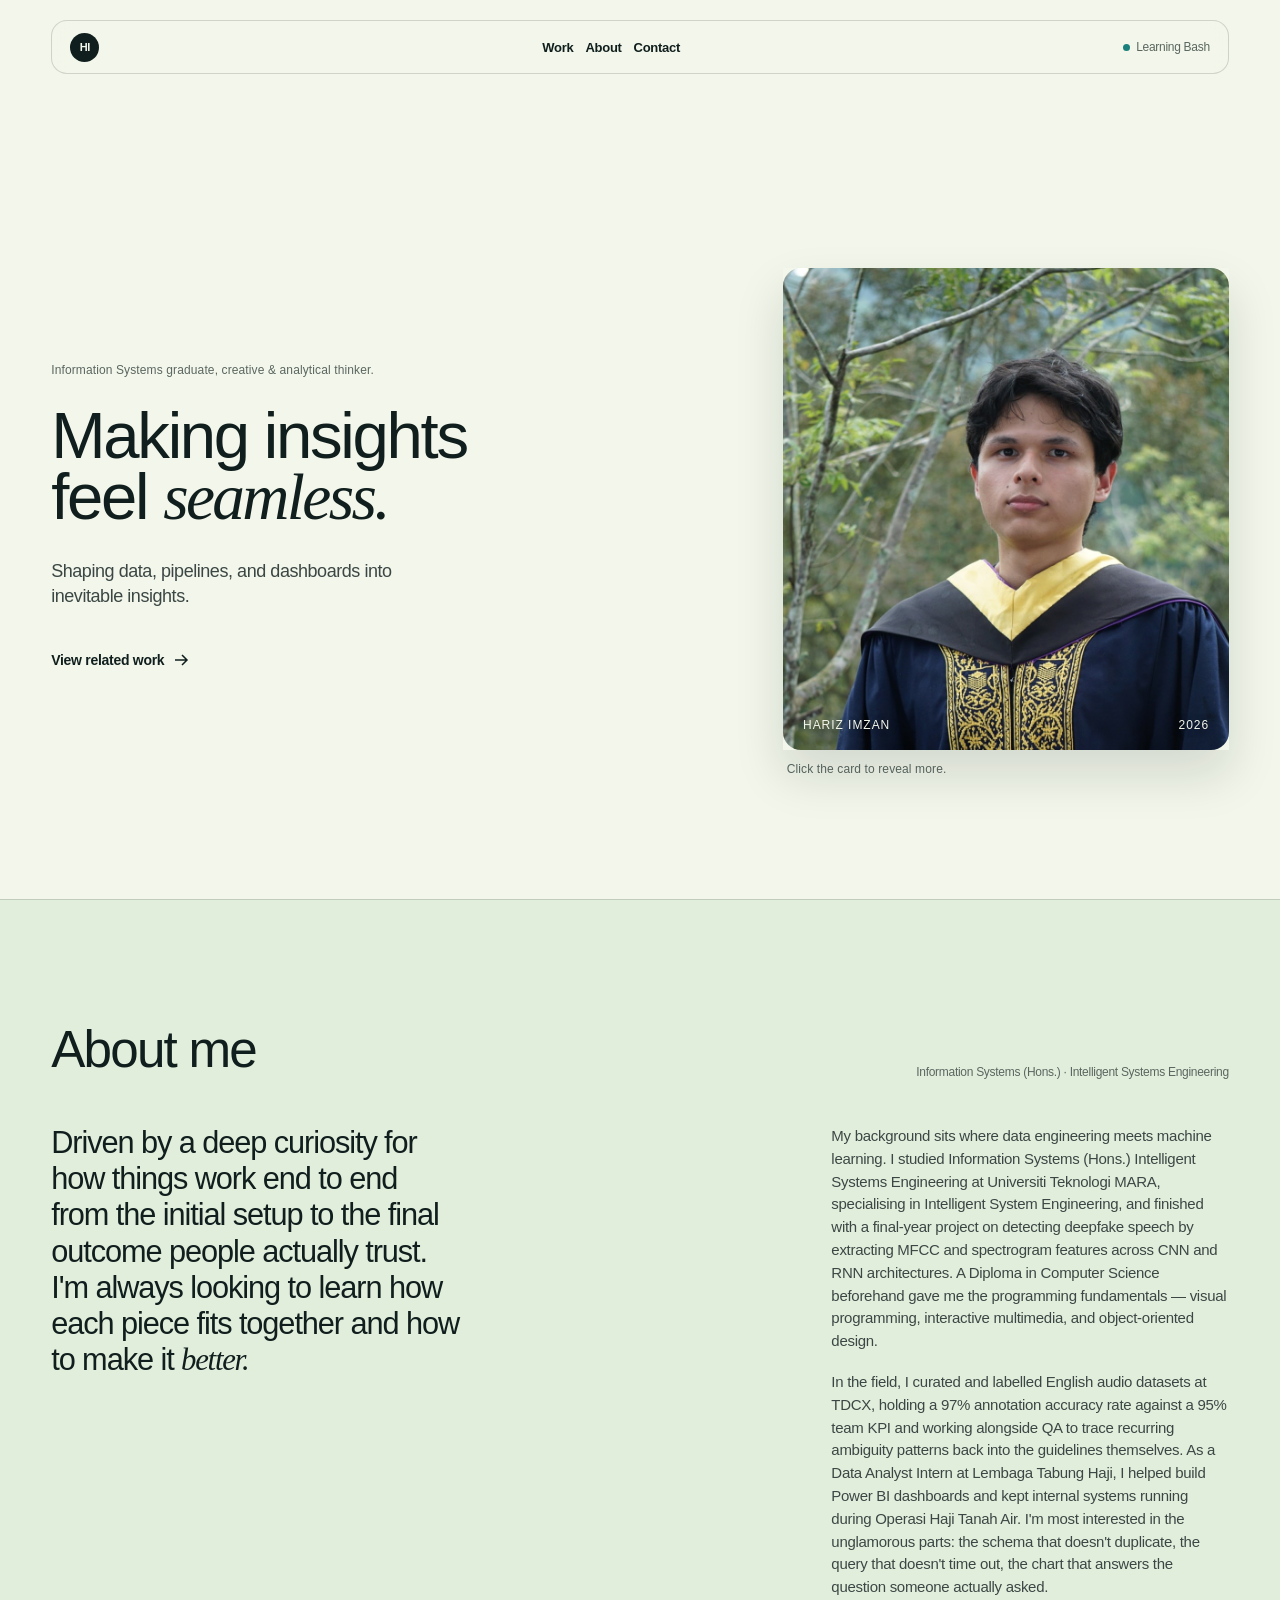
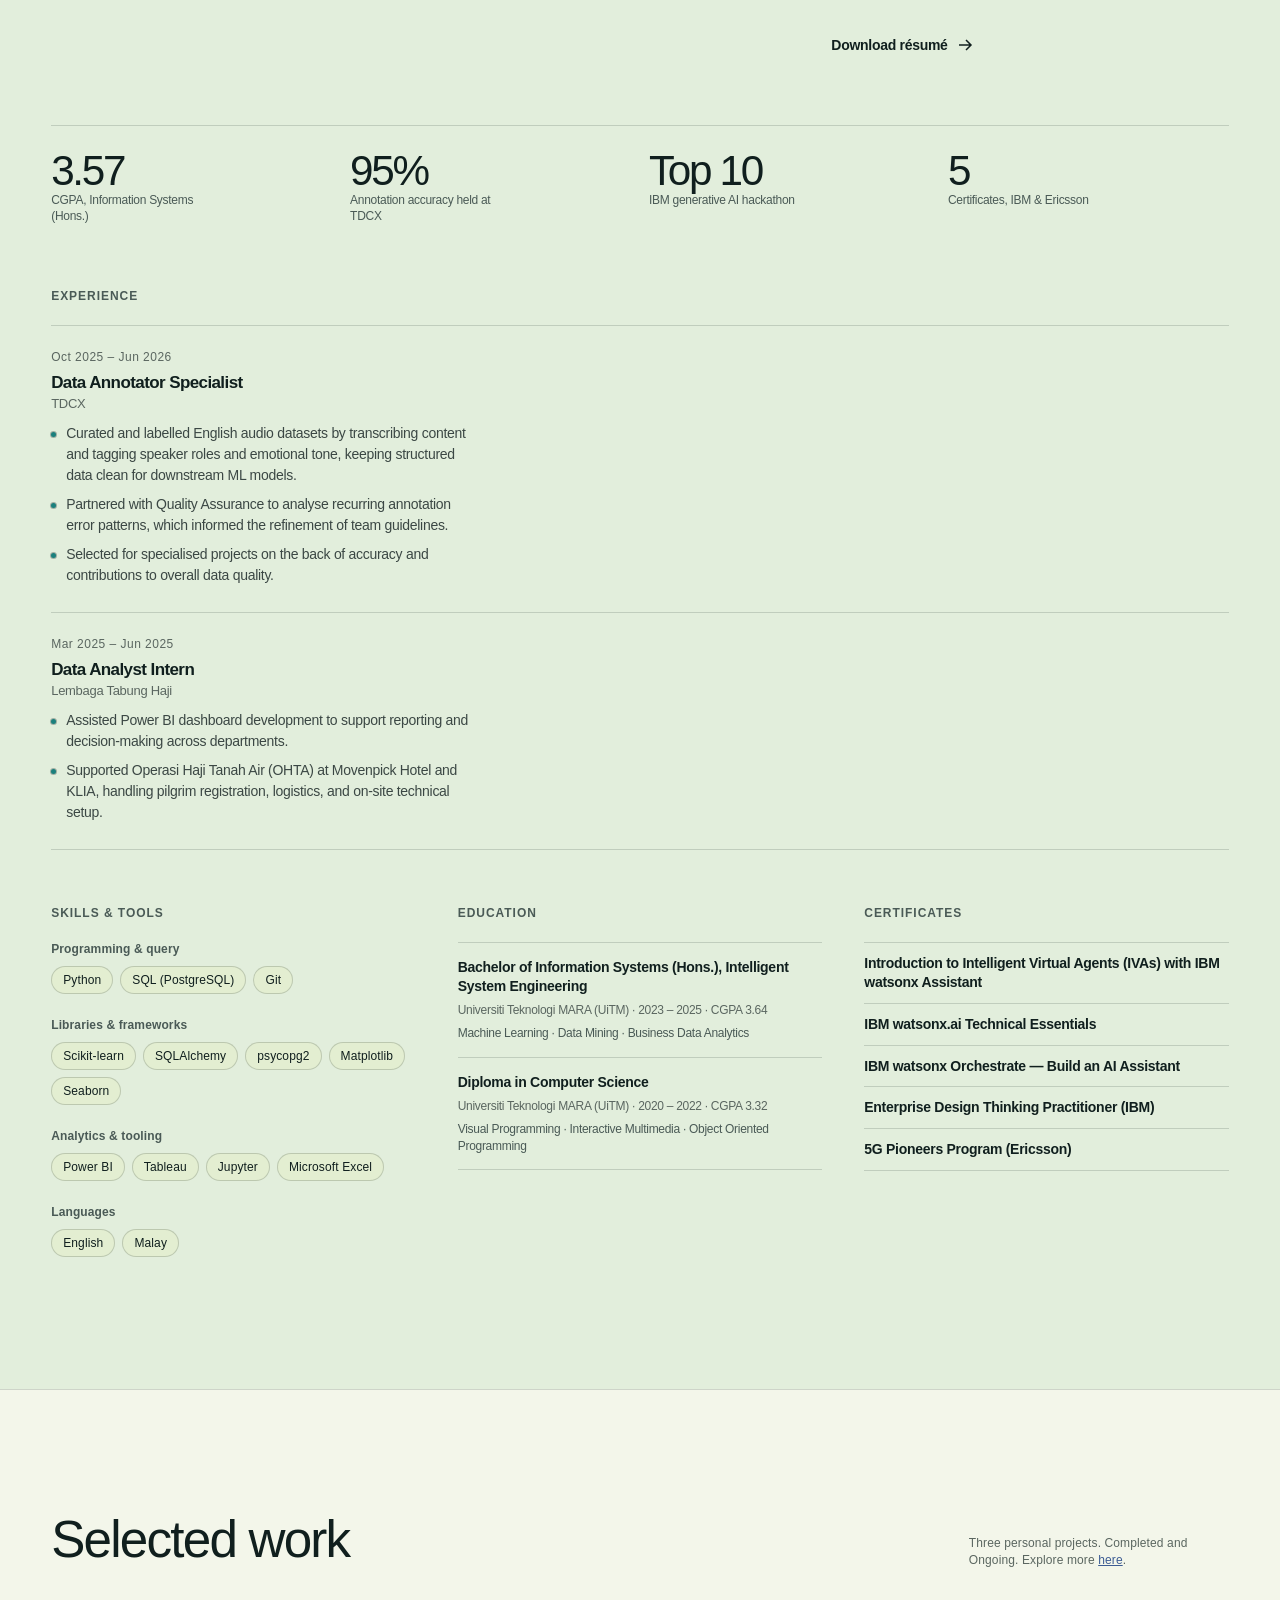
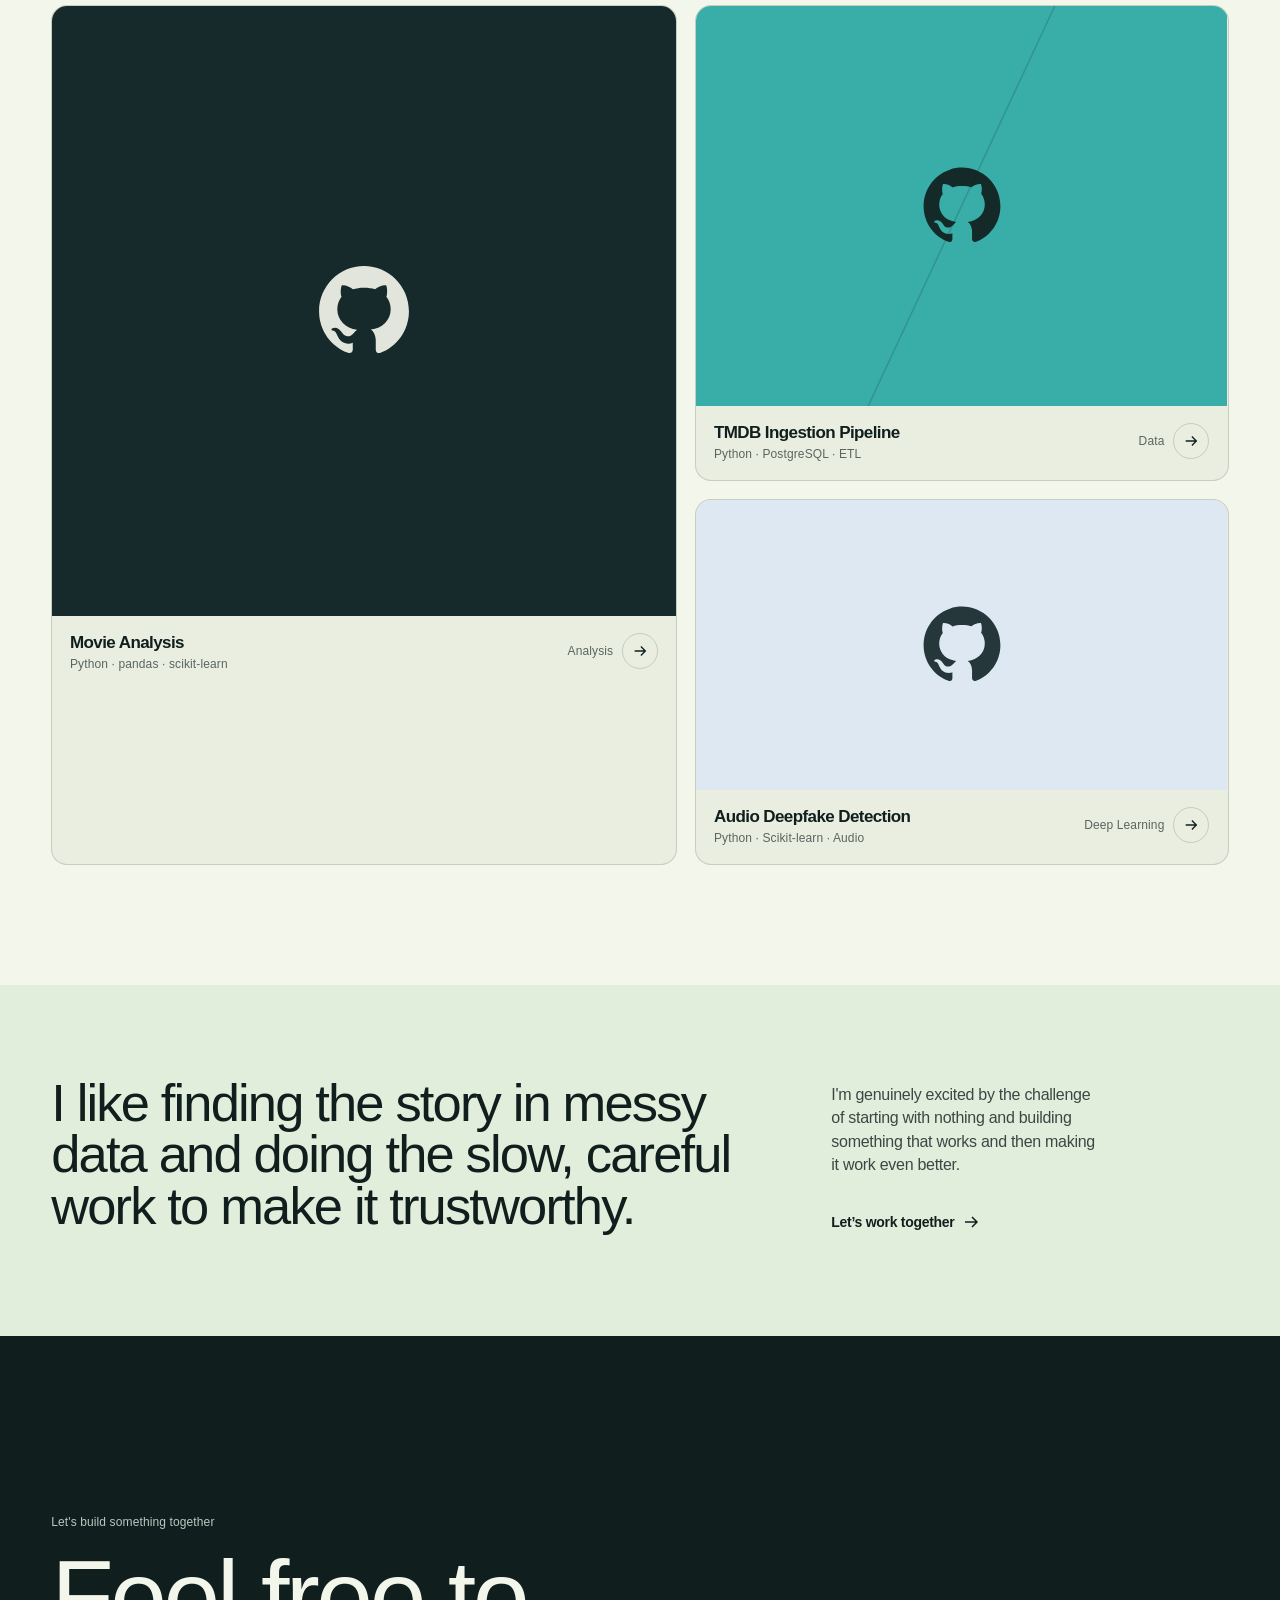
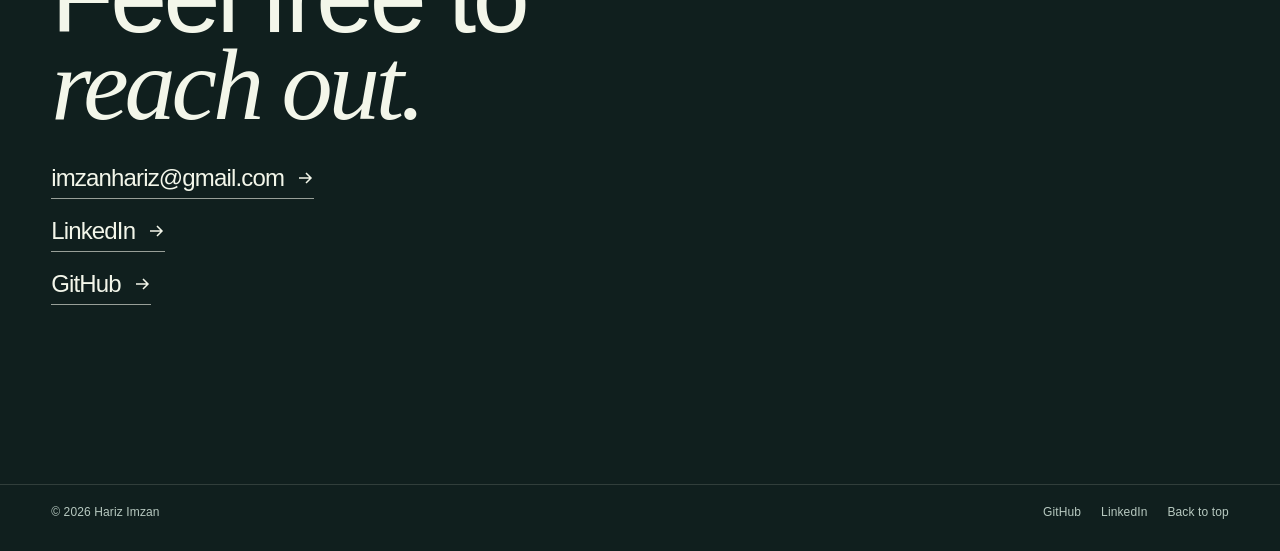
<file: index.html>
<!doctype html>
<html lang="en">
  <head>
    <meta charset="UTF-8" />
    <meta name="viewport" content="width=device-width, initial-scale=1.0" />
    <meta name="description" content="Hariz Imzan — Information Systems (Hons.) graduate working across data engineering, machine learning, and analytics." />
    <meta name="theme-color" content="#f3f6ea" />
    <link rel="canonical" href="https://ihpwapp.github.io/" />
    <title>Hariz Imzan</title>
    <link rel="icon" href="data:image/svg+xml,<svg xmlns='http://www.w3.org/2000/svg' viewBox='0 0 64 64'><rect width='64' height='64' rx='14' fill='%23101f1e'/><text x='32' y='42' font-family='Helvetica,Arial,sans-serif' font-size='27' font-weight='700' fill='%23f3f6ea' text-anchor='middle'>HI</text></svg>" />

    <meta property="og:type" content="website" />
    <meta property="og:site_name" content="Hariz Imzan" />
    <meta property="og:title" content="Hariz Imzan — data, pipelines, and dashboards" />
    <meta property="og:description" content="Information Systems (Hons.) graduate working across data engineering, machine learning, and analytics." />
    <meta property="og:url" content="https://ihpwapp.github.io/" />
    <meta property="og:image" content="https://ihpwapp.github.io/images/og.jpg" />
    <meta property="og:image:width" content="1200" />
    <meta property="og:image:height" content="630" />
    <meta property="og:image:alt" content="Portrait of Hariz Imzan" />
    <meta name="twitter:card" content="summary_large_image" />
    <meta name="twitter:title" content="Hariz Imzan — data, pipelines, and dashboards" />
    <meta name="twitter:description" content="Information Systems (Hons.) graduate working across data engineering, machine learning, and analytics." />
    <meta name="twitter:image" content="https://ihpwapp.github.io/images/og.jpg" />

    <script type="application/ld+json">
    {
      "@context": "https://schema.org",
      "@type": "Person",
      "name": "Hariz Imzan",
      "url": "https://ihpwapp.github.io/",
      "email": "mailto:imzanhariz@gmail.com",
      "image": "https://ihpwapp.github.io/images/og.jpg",
      "sameAs": [
        "https://github.com/ihpwapp",
        "https://www.linkedin.com/in/hariz-imzan"
      ],
      "alumniOf": {
        "@type": "CollegeOrUniversity",
        "name": "Universiti Teknologi MARA"
      },
      "knowsAbout": ["Data engineering", "Machine learning", "Analytics", "Power BI"]
    }
    </script>

    <link rel="stylesheet" href="styles.css" />
  </head>
  <body>
    <a class="skip-link" href="#work">Skip to selected work</a>
    <header class="site-header" id="top">
      <nav class="nav-shell" aria-label="Primary navigation">
        <a class="monogram" href="#top" aria-label="Hariz Imzan, home">HI</a>
        <div class="nav-links">
          <a href="#work">Work</a>
          <a href="#about-me">About</a>
          <a href="#contact">Contact</a>
        </div>
        <a class="nav-status" href="#contact"><span></span> Learning Bash</a>
      </nav>
    </header>

    <main>
      <section class="hero" aria-labelledby="hero-title">
        <div class="hero-copy">
          <p class="availability">Information Systems graduate, creative &amp; analytical thinker.</p>
          <h1 id="hero-title">Making insights <br />feel <em>seamless.</em></h1>
          <p class="hero-intro">Shaping data, pipelines, and dashboards into inevitable insights.</p>
          <a class="text-link hero-link" href="#work">View related work <svg aria-hidden="true" viewBox="0 0 18 18"><path d="M3 9h11M10 4l5 5-5 5" /></svg></a>
        </div>
        <div class="hero-object-wrap">
          <button class="hero-object" id="hero-object" type="button" aria-expanded="false" aria-label="Show contact details">
            <span class="flip-card-inner">
              <span class="flip-card-face flip-card-front">
                <img class="hero-image" src="images/new.jpg" alt="Portrait of Hariz Imzan" width="1067" height="1058" fetchpriority="high" />
                <span class="object-caption"><span>Hariz Imzan</span><span>2026</span></span>
              </span>
              <span class="flip-card-face flip-card-back" id="contact-back" inert aria-live="polite">
                <span class="contact-flip-copy">
                  <span class="contact-circle-cluster" aria-label="Contact links">
                    <a href="mailto:imzanhariz@gmail.com" aria-label="Email Hariz Imzan" title="Email" style="display: inline-flex; align-items: center; justify-content: center;">
                    <svg xmlns="http://www.w3.org/2000/svg" viewBox="0 0 640 640" fill="currentColor"><!--!Font Awesome Free 7.3.1 by @fontawesome - https://fontawesome.com License - https://fontawesome.com/license/free Copyright 2026 Fonticons, Inc.--><path d="M112 128C85.5 128 64 149.5 64 176C64 191.1 71.1 205.3 83.2 214.4L291.2 370.4C308.3 383.2 331.7 383.2 348.8 370.4L556.8 214.4C568.9 205.3 576 191.1 576 176C576 149.5 554.5 128 528 128L112 128zM64 260L64 448C64 483.3 92.7 512 128 512L512 512C547.3 512 576 483.3 576 448L576 260L377.6 408.8C343.5 434.4 296.5 434.4 262.4 408.8L64 260z"/></svg>
                    </a>
                    <a href="https://www.linkedin.com/in/hariz-imzan" target="_blank" rel="noreferrer" aria-label="LinkedIn" title="LinkedIn" style="display: inline-flex; align-items: center; justify-content: center;">
                    <svg xmlns="http://www.w3.org/2000/svg" viewBox="0 0 640 640" fill="currentColor"><!--!Font Awesome Free 7.3.1 by @fontawesome - https://fontawesome.com License - https://fontawesome.com/license/free Copyright 2026 Fonticons, Inc.--><path d="M160 96C124.7 96 96 124.7 96 160L96 480C96 515.3 124.7 544 160 544L480 544C515.3 544 544 515.3 544 480L544 160C544 124.7 515.3 96 480 96L160 96zM165 266.2L231.5 266.2L231.5 480L165 480L165 266.2zM236.7 198.5C236.7 219.8 219.5 237 198.2 237C176.9 237 159.7 219.8 159.7 198.5C159.7 177.2 176.9 160 198.2 160C219.5 160 236.7 177.2 236.7 198.5zM413.9 480L413.9 376C413.9 351.2 413.4 319.3 379.4 319.3C344.8 319.3 339.5 346.3 339.5 374.2L339.5 480L273.1 480L273.1 266.2L336.8 266.2L336.8 295.4L337.7 295.4C346.6 278.6 368.3 260.9 400.6 260.9C467.8 260.9 480.3 305.2 480.3 362.8L480.3 480L413.9 480z"/></svg>
                    </a>
                    <a href="https://github.com/ihpwapp" target="_blank" rel="noreferrer" aria-label="GitHub" title="GitHub">
                     <svg xmlns="http://www.w3.org/2000/svg" viewBox="0 0 640 640" fill="currentColor"><!--!Font Awesome Free 7.3.1 by @fontawesome - https://fontawesome.com License - https://fontawesome.com/license/free Copyright 2026 Fonticons, Inc.--><path d="M280.5 426.5C214.5 418.5 168 371 168 309.5C168 284.5 177 257.5 192 239.5C185.5 223 186.5 188 194 173.5C214 171 241 181.5 257 196C276 190 296 187 320.5 187C345 187 365 190 383 195.5C398.5 181.5 426 171 446 173.5C453 187 454 222 447.5 239C463.5 258 472 283.5 472 309.5C472 371 425.5 417.5 358.5 426C375.5 437 387 461 387 488.5L387 540.5C387 555.5 399.5 564 414.5 558C505 523.5 576 433 576 321C576 179.5 461 64 319.5 64C178 64 64 179.5 64 321C64 432 134.5 524 229.5 558.5C243 563.5 256 554.5 256 541L256 501C249 504 240 506 232 506C199 506 179.5 488 165.5 454.5C160 441 154 433 142.5 431.5C136.5 431 134.5 428.5 134.5 425.5C134.5 419.5 144.5 415 154.5 415C169 415 181.5 424 194.5 442.5C204.5 457 215 463.5 227.5 463.5C240 463.5 248 459 259.5 447.5C268 439 274.5 431.5 280.5 426.5z"/></svg>
                    </a>
                    <a href="#contact" aria-label="Contact section" title="Contact">
                    <svg xmlns="http://www.w3.org/2000/svg" viewBox="0 0 640 640" fill="currentColor"><!--!Font Awesome Free 7.3.1 by @fontawesome - https://fontawesome.com License - https://fontawesome.com/license/free Copyright 2026 Fonticons, Inc.--><path d="M463 448.2C440.9 409.8 399.4 384 352 384L288 384C240.6 384 199.1 409.8 177 448.2C212.2 487.4 263.2 512 320 512C376.8 512 427.8 487.3 463 448.2zM64 320C64 178.6 178.6 64 320 64C461.4 64 576 178.6 576 320C576 461.4 461.4 576 320 576C178.6 576 64 461.4 64 320zM320 336C359.8 336 392 303.8 392 264C392 224.2 359.8 192 320 192C280.2 192 248 224.2 248 264C248 303.8 280.2 336 320 336z"/></svg>
                    </a>
                  </span>
                </span>
              </span>
            </span>
          </button>
          <p class="placeholder-note">Click the card to reveal more.</p>
        </div>
      </section>

      <section class="about-me" id="about-me" aria-labelledby="about-me-title">
        <div class="about-me-heading" data-reveal>
          <h2 id="about-me-title">About me</h2>
          <p>Information Systems (Hons.) · Intelligent Systems Engineering</p>
        </div>

        <div class="about-me-bio" data-reveal>
          <p class="bio-lead">Driven by a deep curiosity for how things work end to end from the initial setup to the final outcome people actually trust. I'm always looking to learn how each piece fits together and how to make it <em>better.</em></p>
          <div class="bio-body">
            <p>My background sits where data engineering meets machine learning. I studied Information Systems (Hons.) Intelligent Systems Engineering at Universiti Teknologi MARA, specialising in Intelligent System Engineering, and finished with a final-year project on detecting deepfake speech by extracting MFCC and spectrogram features across CNN and RNN architectures. A Diploma in Computer Science beforehand gave me the programming fundamentals — visual programming, interactive multimedia, and object-oriented design.</p>
            <p>In the field, I curated and labelled English audio datasets at TDCX, holding a 97% annotation accuracy rate against a 95% team KPI and working alongside QA to trace recurring ambiguity patterns back into the guidelines themselves. As a Data Analyst Intern at Lembaga Tabung Haji, I helped build Power BI dashboards and kept internal systems running during Operasi Haji Tanah Air. I'm most interested in the unglamorous parts: the schema that doesn't duplicate, the query that doesn't time out, the chart that answers the question someone actually asked.</p>
            <a class="text-link" href="Resume.pdf" type="application/pdf" download>Download résumé <svg aria-hidden="true" viewBox="0 0 18 18"><path d="M3 9h11M10 4l5 5-5 5" /></svg></a>
          </div>
        </div>

        <dl class="stat-row">
          <div class="stat" data-reveal>
            <dt class="stat-value">3.64</dt>
            <dd class="stat-label">CGPA, Information Systems (Hons.)</dd>
          </div>
          <div class="stat" data-reveal>
            <dt class="stat-value">97%</dt>
            <dd class="stat-label">Annotation accuracy held at TDCX</dd>
          </div>
          <div class="stat" data-reveal>
            <dt class="stat-value">Top 10</dt>
            <dd class="stat-label">IBM generative AI hackathon</dd>
          </div>
          <div class="stat" data-reveal>
            <dt class="stat-value">5</dt>
            <dd class="stat-label">Certificates, IBM &amp; Ericsson</dd>
          </div>
        </dl>

        <div class="about-me-grid">
          <div class="about-block about-block-wide" data-reveal>
            <h3 class="block-label">Experience</h3>
            <ol class="timeline">
              <li class="timeline-item">
                <p class="timeline-meta">Oct 2025 – Jun 2026</p>
                <h4 class="timeline-role">Data Annotator Specialist</h4>
                <p class="timeline-org">TDCX</p>
                <ul class="timeline-points">
                  <li>Curated and labelled English audio datasets by transcribing content and tagging speaker roles and emotional tone, keeping structured data clean for downstream ML models.</li>
                  <li>Partnered with Quality Assurance to analyse recurring annotation error patterns, which informed the refinement of team guidelines.</li>
                  <li>Selected for specialised projects on the back of accuracy and contributions to overall data quality.</li>
                </ul>
              </li>
              <li class="timeline-item">
                <p class="timeline-meta">Mar 2025 – Jun 2025</p>
                <h4 class="timeline-role">Data Analyst Intern</h4>
                <p class="timeline-org">Lembaga Tabung Haji</p>
                <ul class="timeline-points">
                  <li>Assisted Power BI dashboard development to support reporting and decision-making across departments.</li>
                  <li>Supported Operasi Haji Tanah Air (OHTA) at Movenpick Hotel and KLIA, handling pilgrim registration, logistics, and on-site technical setup.</li>
                </ul>
              </li>
            </ol>
          </div>

          <div class="about-block" data-reveal>
            <h3 class="block-label">Skills &amp; tools</h3>
            <div class="skill-group">
              <h4 class="skill-group-title">Programming &amp; query</h4>
              <ul class="skill-chips">
                <li>Python</li>
                <li>SQL (PostgreSQL)</li>
                <li>Git</li>
              </ul>
            </div>
            <div class="skill-group">
              <h4 class="skill-group-title">Libraries &amp; frameworks</h4>
              <ul class="skill-chips">
                <li>Scikit-learn</li>
                <li>SQLAlchemy</li>
                <li>psycopg2</li>
                <li>Matplotlib</li>
                <li>Seaborn</li>
              </ul>
            </div>
            <div class="skill-group">
              <h4 class="skill-group-title">Analytics &amp; tooling</h4>
              <ul class="skill-chips">
                <li>Power BI</li>
                <li>Tableau</li>
                <li>Jupyter</li>
                <li>Microsoft Excel</li>
              </ul>
            </div>
            <div class="skill-group">
              <h4 class="skill-group-title">Languages</h4>
              <ul class="skill-chips">
                <li>English</li>
                <li>Malay</li>
              </ul>
            </div>
          </div>

          <div class="about-block" data-reveal>
            <h3 class="block-label">Education</h3>
            <ul class="plain-list">
              <li>
                <p class="plain-title">Bachelor of Information Systems (Hons.), Intelligent System Engineering</p>
                <p class="plain-meta">Universiti Teknologi MARA (UiTM) · 2023 – 2025 · CGPA 3.64</p>
                <p class="plain-note">Machine Learning · Data Mining · Business Data Analytics</p>
              </li>
              <li>
                <p class="plain-title">Diploma in Computer Science</p>
                <p class="plain-meta">Universiti Teknologi MARA (UiTM) · 2020 – 2022 · CGPA 3.32</p>
                <p class="plain-note">Visual Programming · Interactive Multimedia · Object Oriented Programming</p>
              </li>
            </ul>
          </div>

          <div class="about-block" data-reveal>
            <h3 class="block-label">Certificates</h3>
            <ul class="plain-list plain-list-tight">
              <li><p class="plain-title">Introduction to Intelligent Virtual Agents (IVAs) with IBM watsonx Assistant</p></li>
              <li><p class="plain-title">IBM watsonx.ai Technical Essentials</p></li>
              <li><p class="plain-title">IBM watsonx Orchestrate — Build an AI Assistant</p></li>
              <li><p class="plain-title">Enterprise Design Thinking Practitioner (IBM)</p></li>
              <li><p class="plain-title">5G Pioneers Program (Ericsson)</p></li>
            </ul>
          </div>
        </div>
      </section>

      <section class="work-section" id="work" aria-labelledby="work-title">
        <div class="section-heading" data-reveal>
          <h2 id="work-title">Selected work</h2>
          <p>Three personal projects. Completed and Ongoing. Explore more <a class="section-link" href="https://github.com/ihpwapp" target="_blank" rel="noreferrer">here</a>.</p>
        </div>
        <!-- project art = GitHub logo placeholder; swap for own imagery -->
        <div class="work-grid">
          <article class="project project-large project-signal" data-reveal>
            <a href="work/movie-analysis.html">
              <div class="project-art art-signal" aria-hidden="true"><svg class="art-logo" viewBox="0 0 640 640" fill="currentColor" aria-hidden="true"><path d="M280.5 426.5C214.5 418.5 168 371 168 309.5C168 284.5 177 257.5 192 239.5C185.5 223 186.5 188 194 173.5C214 171 241 181.5 257 196C276 190 296 187 320.5 187C345 187 365 190 383 195.5C398.5 181.5 426 171 446 173.5C453 187 454 222 447.5 239C463.5 258 472 283.5 472 309.5C472 371 425.5 417.5 358.5 426C375.5 437 387 461 387 488.5L387 540.5C387 555.5 399.5 564 414.5 558C505 523.5 576 433 576 321C576 179.5 461 64 319.5 64C178 64 64 179.5 64 321C64 432 134.5 524 229.5 558.5C243 563.5 256 554.5 256 541L256 501C249 504 240 506 232 506C199 506 179.5 488 165.5 454.5C160 441 154 433 142.5 431.5C136.5 431 134.5 428.5 134.5 425.5C134.5 419.5 144.5 415 154.5 415C169 415 181.5 424 194.5 442.5C204.5 457 215 463.5 227.5 463.5C240 463.5 248 459 259.5 447.5C268 439 274.5 431.5 280.5 426.5z"/></svg></div>
              <div class="project-meta"><div><h3>Movie Analysis</h3><p>Python · pandas · scikit-learn</p></div><span class="project-cta">Analysis <svg aria-hidden="true" viewBox="0 0 18 18"><path d="M3 9h11M10 4l5 5-5 5" /></svg></span></div>
            </a>
          </article>

          
          <article class="project project-tall project-index" data-reveal>
            <a href="work/tmdb-ingestion.html">
              <div class="project-art art-index" aria-hidden="true"><svg class="art-logo" viewBox="0 0 640 640" fill="currentColor" aria-hidden="true"><path d="M280.5 426.5C214.5 418.5 168 371 168 309.5C168 284.5 177 257.5 192 239.5C185.5 223 186.5 188 194 173.5C214 171 241 181.5 257 196C276 190 296 187 320.5 187C345 187 365 190 383 195.5C398.5 181.5 426 171 446 173.5C453 187 454 222 447.5 239C463.5 258 472 283.5 472 309.5C472 371 425.5 417.5 358.5 426C375.5 437 387 461 387 488.5L387 540.5C387 555.5 399.5 564 414.5 558C505 523.5 576 433 576 321C576 179.5 461 64 319.5 64C178 64 64 179.5 64 321C64 432 134.5 524 229.5 558.5C243 563.5 256 554.5 256 541L256 501C249 504 240 506 232 506C199 506 179.5 488 165.5 454.5C160 441 154 433 142.5 431.5C136.5 431 134.5 428.5 134.5 425.5C134.5 419.5 144.5 415 154.5 415C169 415 181.5 424 194.5 442.5C204.5 457 215 463.5 227.5 463.5C240 463.5 248 459 259.5 447.5C268 439 274.5 431.5 280.5 426.5z"/></svg></div>
              <div class="project-meta"><div><h3>TMDB Ingestion Pipeline</h3><p>Python · PostgreSQL · ETL</p></div><span class="project-cta">Data <svg aria-hidden="true" viewBox="0 0 18 18"><path d="M3 9h11M10 4l5 5-5 5" /></svg></span></div>
            </a>
          </article>
          <article class="project project-wide project-lumen" data-reveal>
            <a href="work/audio-deepfake.html">
              <div class="project-art art-lumen" aria-hidden="true"><svg class="art-logo" viewBox="0 0 640 640" fill="currentColor" aria-hidden="true"><path d="M280.5 426.5C214.5 418.5 168 371 168 309.5C168 284.5 177 257.5 192 239.5C185.5 223 186.5 188 194 173.5C214 171 241 181.5 257 196C276 190 296 187 320.5 187C345 187 365 190 383 195.5C398.5 181.5 426 171 446 173.5C453 187 454 222 447.5 239C463.5 258 472 283.5 472 309.5C472 371 425.5 417.5 358.5 426C375.5 437 387 461 387 488.5L387 540.5C387 555.5 399.5 564 414.5 558C505 523.5 576 433 576 321C576 179.5 461 64 319.5 64C178 64 64 179.5 64 321C64 432 134.5 524 229.5 558.5C243 563.5 256 554.5 256 541L256 501C249 504 240 506 232 506C199 506 179.5 488 165.5 454.5C160 441 154 433 142.5 431.5C136.5 431 134.5 428.5 134.5 425.5C134.5 419.5 144.5 415 154.5 415C169 415 181.5 424 194.5 442.5C204.5 457 215 463.5 227.5 463.5C240 463.5 248 459 259.5 447.5C268 439 274.5 431.5 280.5 426.5z"/></svg></div>
              <div class="project-meta"><div><h3>Audio Deepfake Detection</h3><p>Python · Scikit-learn · Audio</p></div><span class="project-cta">Deep Learning <svg aria-hidden="true" viewBox="0 0 18 18"><path d="M3 9h11M10 4l5 5-5 5" /></svg></span></div>
            </a>
          </article>
        </div>
      </section>

      <section class="about-section" id="about" aria-labelledby="about-title">
        <div class="about-copy" data-reveal>
          <h2 id="about-title">I like finding the story in messy data and doing the slow, careful work to make it trustworthy.</h2>
          <div><p>I'm genuinely excited by the challenge of starting with nothing and building something that works and then making it work even better.</p><a class="text-link" href="#contact">Let’s work together <svg aria-hidden="true" viewBox="0 0 18 18"><path d="M3 9h11M10 4l5 5-5 5" /></svg></a></div>
        </div>
      </section>

      <section class="contact-section" id="contact" aria-labelledby="contact-title">
        <p>Let's build something together</p>
        <h2 id="contact-title">Feel free to<br /><em>reach out.</em></h2>
        <a class="contact-email" href="mailto:imzanhariz@gmail.com">imzanhariz@gmail.com <svg aria-hidden="true" viewBox="0 0 18 18"><path d="M3 9h11M10 4l5 5-5 5" /></svg></a>
        <br><br>
        <a class="contact-email" href="https://www.linkedin.com/in/hariz-imzan" target="_blank" rel="noreferrer">LinkedIn <svg aria-hidden="true" viewBox="0 0 18 18"><path d="M3 9h11M10 4l5 5-5 5" /></svg></a>
        <br><br>
        <a class="contact-email" href="https://github.com/ihpwapp" target="_blank" rel="noreferrer">GitHub <svg aria-hidden="true" viewBox="0 0 18 18"><path d="M3 9h11M10 4l5 5-5 5" /></svg></a>
      </section>
    </main>

    <footer>
      <span>© <span id="year"></span> Hariz Imzan</span>
      <div><a href="https://github.com/ihpwapp" target="_blank" rel="noreferrer">GitHub</a><a href="https://www.linkedin.com/in/hariz-imzan" target="_blank" rel="noreferrer">LinkedIn</a><a href="#top">Back to top</a></div>
    </footer>
    <script src="script.js"></script>
  </body>
</html>
</file>
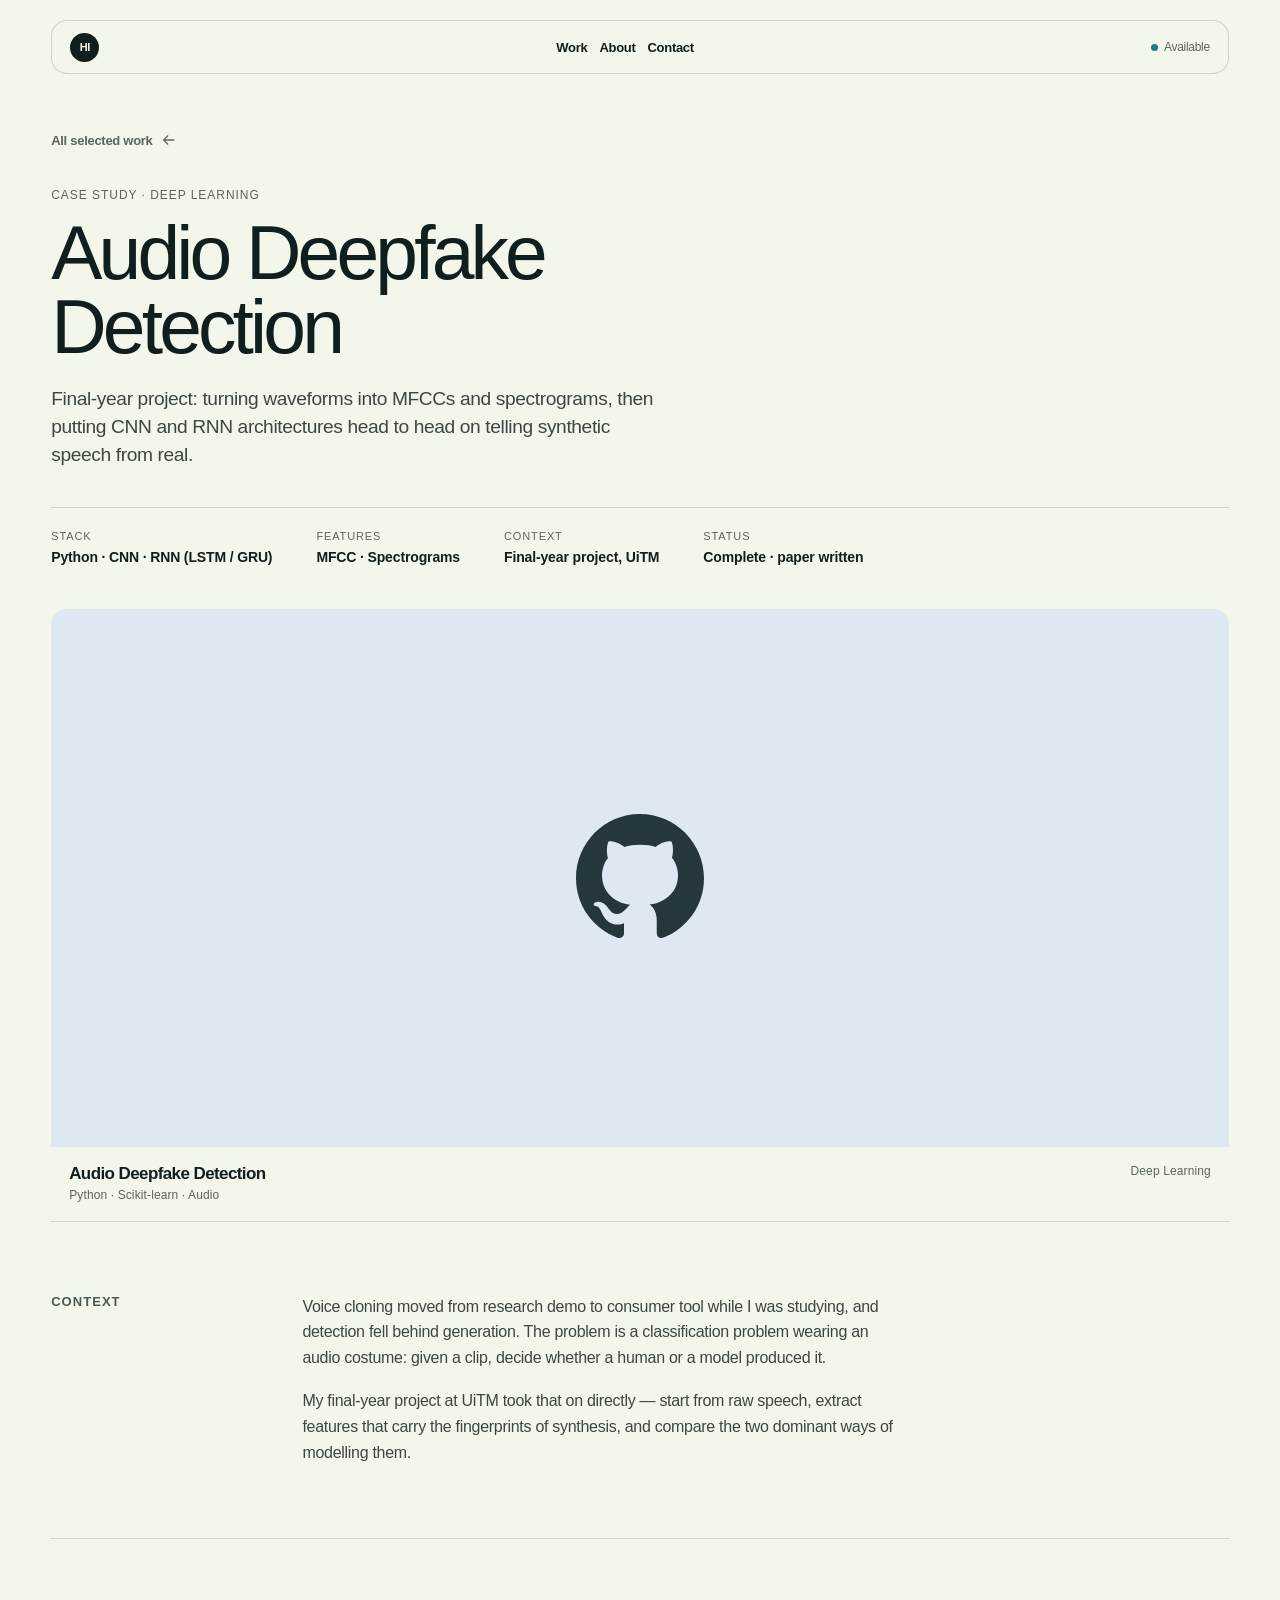
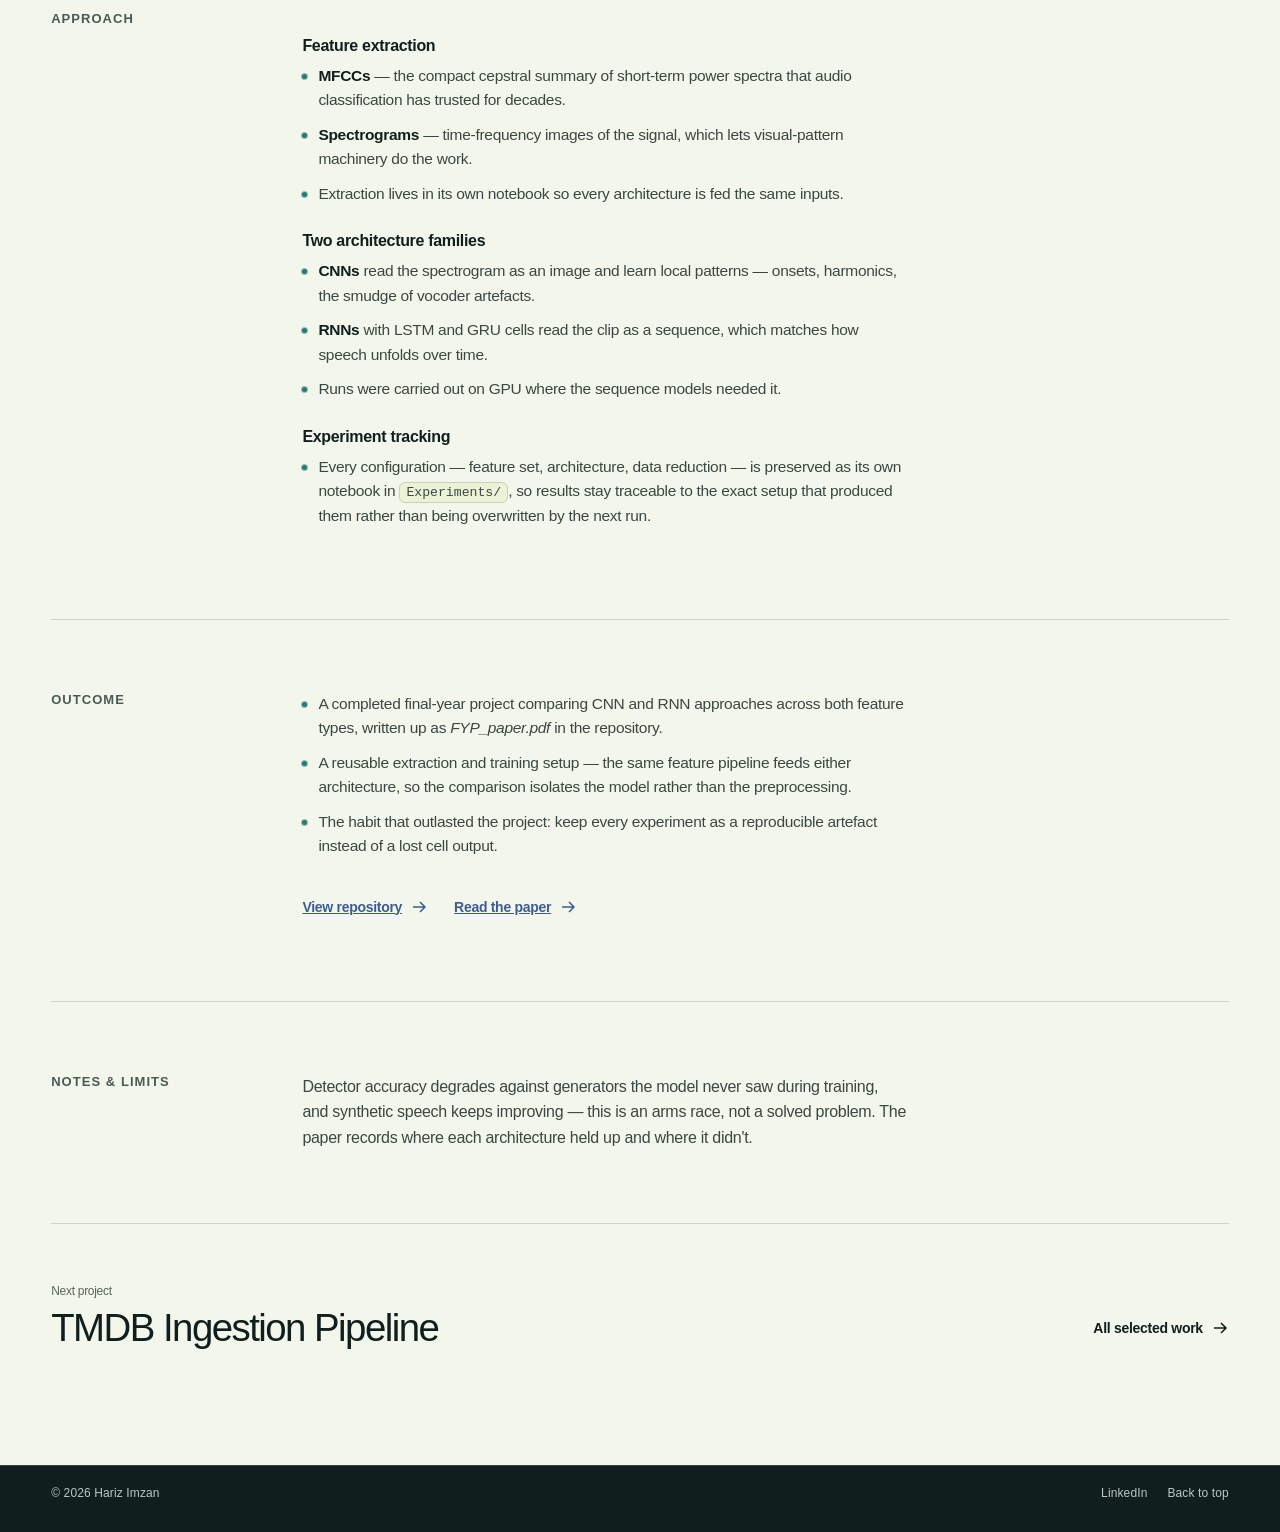
<file: work/audio-deepfake.html>
<!doctype html>
<html lang="en">
  <head>
    <meta charset="UTF-8" />
    <meta name="viewport" content="width=device-width, initial-scale=1.0" />
    <meta name="description" content="Final-year project: separating synthetic speech from real audio with MFCC and spectrogram features across CNN and RNN architectures." />
    <meta name="theme-color" content="#f3f6ea" />
    <link rel="canonical" href="https://ihpwapp.github.io/work/audio-deepfake.html" />
    <title>Audio Deepfake Detection — Hariz Imzan</title>
    <link rel="icon" href="data:image/svg+xml,<svg xmlns='http://www.w3.org/2000/svg' viewBox='0 0 64 64'><rect width='64' height='64' rx='14' fill='%23101f1e'/><text x='32' y='42' font-family='Helvetica,Arial,sans-serif' font-size='27' font-weight='700' fill='%23f3f6ea' text-anchor='middle'>HI</text></svg>" />

    <meta property="og:type" content="article" />
    <meta property="og:site_name" content="Hariz Imzan" />
    <meta property="og:title" content="Audio Deepfake Detection" />
    <meta property="og:description" content="Final-year project: separating synthetic speech from real audio with MFCC and spectrogram features across CNN and RNN architectures." />
    <meta property="og:url" content="https://ihpwapp.github.io/work/audio-deepfake.html" />
    <meta property="og:image" content="https://ihpwapp.github.io/images/og.jpg" />
    <meta property="og:image:width" content="1200" />
    <meta property="og:image:height" content="630" />
    <meta name="twitter:card" content="summary_large_image" />
    <meta name="twitter:title" content="Audio Deepfake Detection" />
    <meta name="twitter:description" content="Final-year project: separating synthetic speech from real audio with MFCC and spectrogram features across CNN and RNN architectures." />
    <meta name="twitter:image" content="https://ihpwapp.github.io/images/og.jpg" />

    <link rel="stylesheet" href="../styles.css" />
  </head>
  <body>
    <!-- DRAFT case study — copy sourced from the fyp repo and the résumé; awaiting owner review. -->
    <a class="skip-link" href="#main">Skip to case study</a>
    <header class="site-header" id="top">
      <nav class="nav-shell" aria-label="Primary navigation">
        <a class="monogram" href="../" aria-label="Hariz Imzan, home">HI</a>
        <div class="nav-links">
          <a href="../#work">Work</a>
          <a href="../#about-me">About</a>
          <a href="../#contact">Contact</a>
        </div>
        <a class="nav-status" href="../#contact"><span></span> Available</a>
      </nav>
    </header>

    <main id="main">
      <div class="case-shell case-header">
        <a class="case-back" href="../#work">All selected work <svg aria-hidden="true" viewBox="0 0 18 18"><path d="M3 9h11M10 4l5 5-5 5" /></svg></a>
        <p class="case-kicker">Case study · Deep learning</p>
        <h1 class="case-title">Audio Deepfake Detection</h1>
        <p class="case-lede">Final-year project: turning waveforms into MFCCs and spectrograms, then putting CNN and RNN architectures head to head on telling synthetic speech from real.</p>
        <dl class="case-meta">
          <div><dt>Stack</dt><dd>Python · CNN · RNN (LSTM / GRU)</dd></div>
          <div><dt>Features</dt><dd>MFCC · Spectrograms</dd></div>
          <div><dt>Context</dt><dd>Final-year project, UiTM</dd></div>
          <div><dt>Status</dt><dd>Complete · paper written</dd></div>
        </dl>
        <div class="case-hero-art" aria-hidden="true">
              <div class="project-art art-lumen" aria-hidden="true"><svg class="art-logo" viewBox="0 0 640 640" fill="currentColor" aria-hidden="true"><path d="M280.5 426.5C214.5 418.5 168 371 168 309.5C168 284.5 177 257.5 192 239.5C185.5 223 186.5 188 194 173.5C214 171 241 181.5 257 196C276 190 296 187 320.5 187C345 187 365 190 383 195.5C398.5 181.5 426 171 446 173.5C453 187 454 222 447.5 239C463.5 258 472 283.5 472 309.5C472 371 425.5 417.5 358.5 426C375.5 437 387 461 387 488.5L387 540.5C387 555.5 399.5 564 414.5 558C505 523.5 576 433 576 321C576 179.5 461 64 319.5 64C178 64 64 179.5 64 321C64 432 134.5 524 229.5 558.5C243 563.5 256 554.5 256 541L256 501C249 504 240 506 232 506C199 506 179.5 488 165.5 454.5C160 441 154 433 142.5 431.5C136.5 431 134.5 428.5 134.5 425.5C134.5 419.5 144.5 415 154.5 415C169 415 181.5 424 194.5 442.5C204.5 457 215 463.5 227.5 463.5C240 463.5 248 459 259.5 447.5C268 439 274.5 431.5 280.5 426.5z"/></svg></div>
              <div class="project-meta"><div><h3>Audio Deepfake Detection</h3><p>Python · Scikit-learn · Audio</p></div><span>Deep Learning</span></div>
        </div>
      </div>

      <div class="case-shell">
        <section class="case-section" data-reveal>
          <h2>Context</h2>
          <div class="case-prose">
            <p>Voice cloning moved from research demo to consumer tool while I was studying, and detection fell behind generation. The problem is a classification problem wearing an audio costume: given a clip, decide whether a human or a model produced it.</p>
            <p>My final-year project at UiTM took that on directly — start from raw speech, extract features that carry the fingerprints of synthesis, and compare the two dominant ways of modelling them.</p>
          </div>
        </section>

        <section class="case-section" data-reveal>
          <h2>Approach</h2>
          <div class="case-prose">
            <h3>Feature extraction</h3>
            <ul>
              <li><strong>MFCCs</strong> — the compact cepstral summary of short-term power spectra that audio classification has trusted for decades.</li>
              <li><strong>Spectrograms</strong> — time-frequency images of the signal, which lets visual-pattern machinery do the work.</li>
              <li>Extraction lives in its own notebook so every architecture is fed the same inputs.</li>
            </ul>

            <h3>Two architecture families</h3>
            <ul>
              <li><strong>CNNs</strong> read the spectrogram as an image and learn local patterns — onsets, harmonics, the smudge of vocoder artefacts.</li>
              <li><strong>RNNs</strong> with LSTM and GRU cells read the clip as a sequence, which matches how speech unfolds over time.</li>
              <li>Runs were carried out on GPU where the sequence models needed it.</li>
            </ul>

            <h3>Experiment tracking</h3>
            <ul>
              <li>Every configuration — feature set, architecture, data reduction — is preserved as its own notebook in <code>Experiments/</code>, so results stay traceable to the exact setup that produced them rather than being overwritten by the next run.</li>
            </ul>
          </div>
        </section>

        <section class="case-section" data-reveal>
          <h2>Outcome</h2>
          <div class="case-prose">
            <ul>
              <li>A completed final-year project comparing CNN and RNN approaches across both feature types, written up as <em>FYP_paper.pdf</em> in the repository.</li>
              <li>A reusable extraction and training setup — the same feature pipeline feeds either architecture, so the comparison isolates the model rather than the preprocessing.</li>
              <li>The habit that outlasted the project: keep every experiment as a reproducible artefact instead of a lost cell output.</li>
            </ul>
            <div class="case-links">
              <a class="text-link" href="https://github.com/ihpwapp/fyp" target="_blank" rel="noreferrer">View repository <svg aria-hidden="true" viewBox="0 0 18 18"><path d="M3 9h11M10 4l5 5-5 5" /></svg></a>
              <a class="text-link" href="https://github.com/ihpwapp/fyp/blob/main/FYP_paper.pdf" target="_blank" rel="noreferrer">Read the paper <svg aria-hidden="true" viewBox="0 0 18 18"><path d="M3 9h11M10 4l5 5-5 5" /></svg></a>
            </div>
          </div>
        </section>

        <section class="case-section" data-reveal>
          <h2>Notes &amp; limits</h2>
          <div class="case-prose">
            <p>Detector accuracy degrades against generators the model never saw during training, and synthetic speech keeps improving — this is an arms race, not a solved problem. The paper records where each architecture held up and where it didn't.</p>
          </div>
        </section>

        <div class="case-next">
          <a class="case-next-link" href="tmdb-ingestion.html"><p>Next project</p><strong>TMDB Ingestion Pipeline</strong></a>
          <a class="text-link" href="../#work">All selected work <svg aria-hidden="true" viewBox="0 0 18 18"><path d="M3 9h11M10 4l5 5-5 5" /></svg></a>
        </div>
      </div>
    </main>

    <footer>
      <span>© <span id="year"></span> Hariz Imzan</span>
      <div><a href="https://www.linkedin.com/in/hariz-imzan" target="_blank" rel="noreferrer">LinkedIn</a><a href="#top">Back to top</a></div>
    </footer>
    <script src="../script.js"></script>
  </body>
</html>
</file>
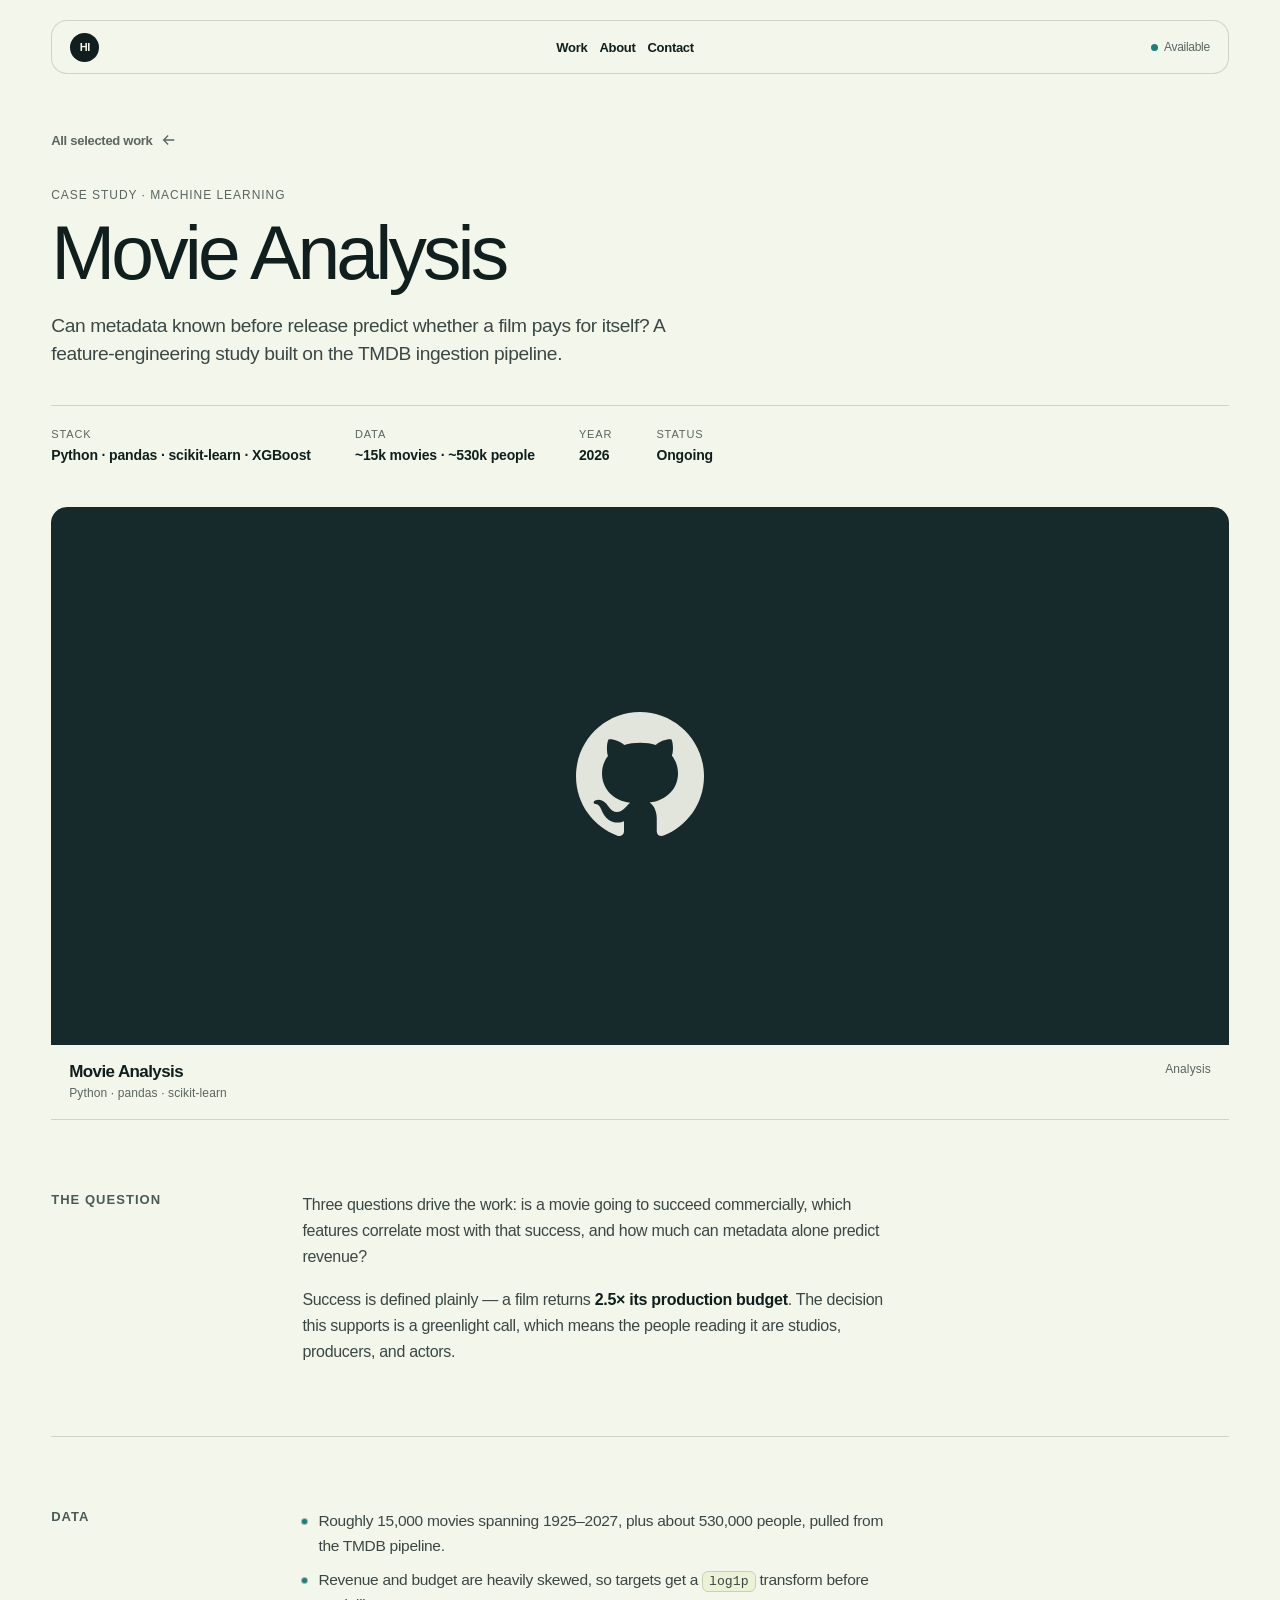
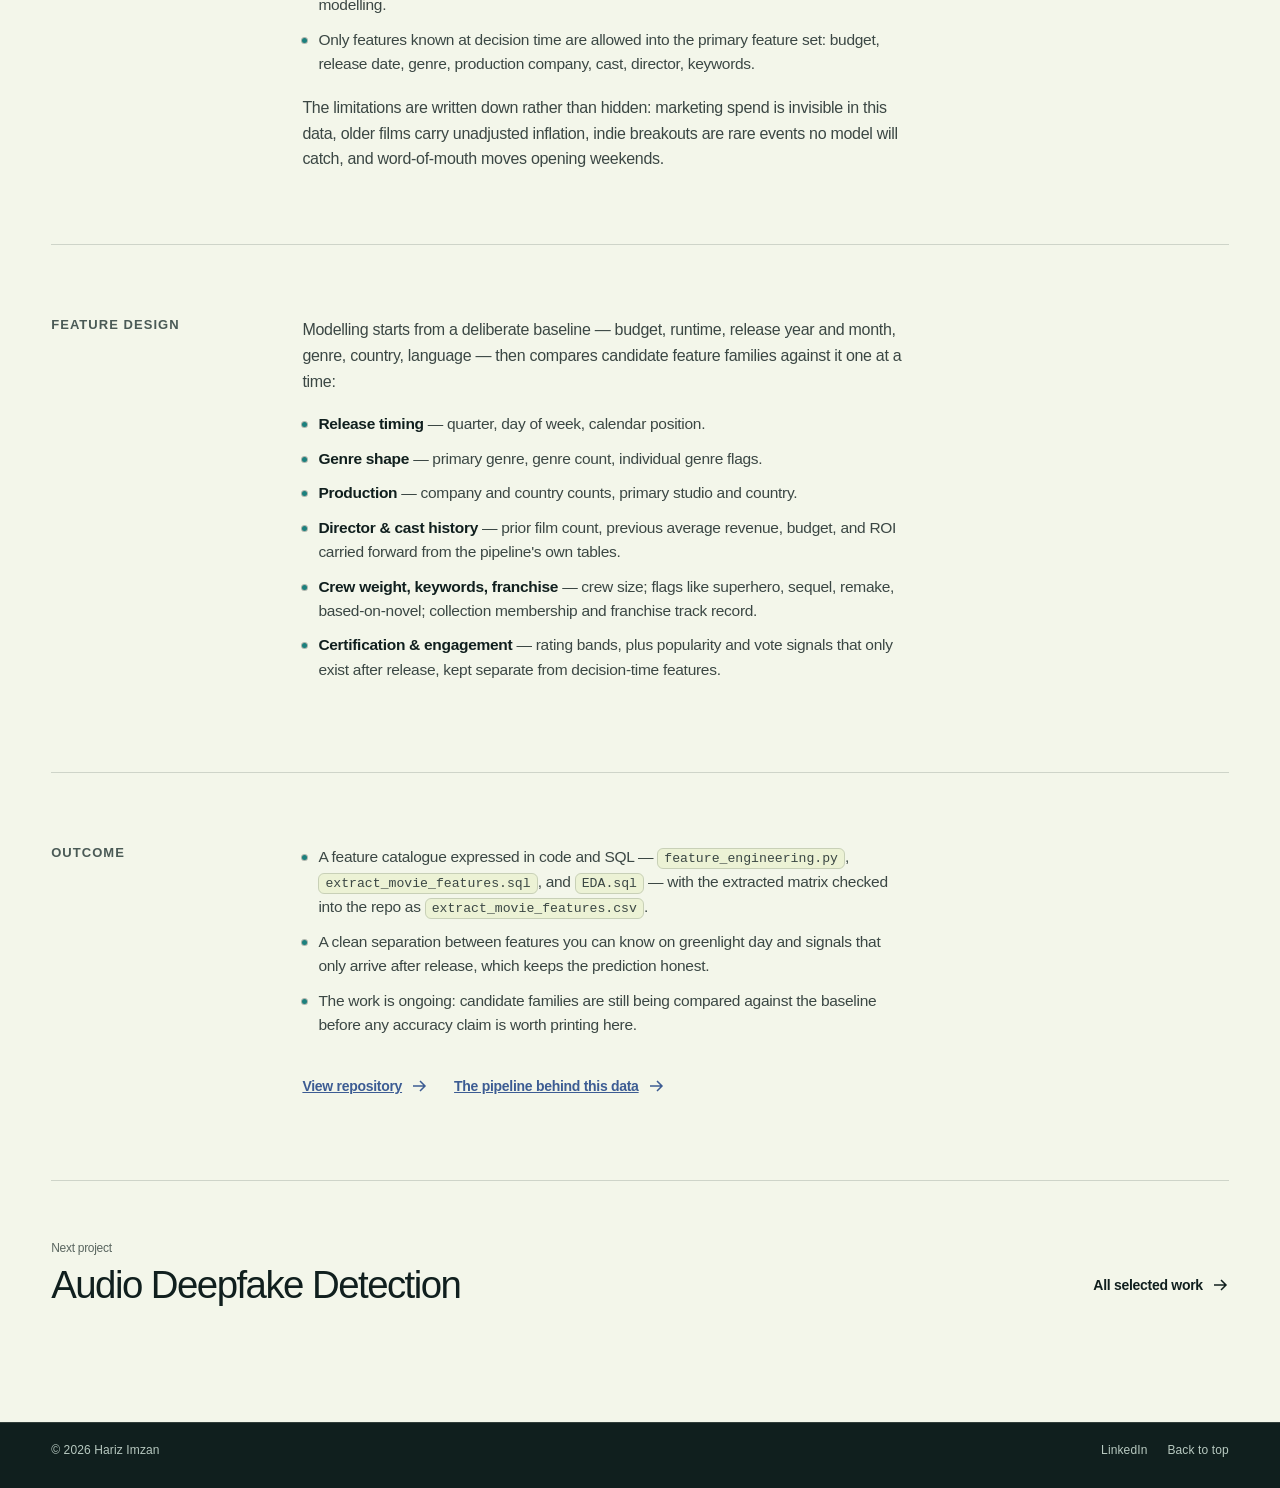
<file: work/movie-analysis.html>
<!doctype html>
<html lang="en">
  <head>
    <meta charset="UTF-8" />
    <meta name="viewport" content="width=device-width, initial-scale=1.0" />
    <meta name="description" content="A feature-engineering study asking whether metadata known before release can predict if a film will pay for itself." />
    <meta name="theme-color" content="#f3f6ea" />
    <link rel="canonical" href="https://ihpwapp.github.io/work/movie-analysis.html" />
    <title>Movie Analysis — Hariz Imzan</title>
    <link rel="icon" href="data:image/svg+xml,<svg xmlns='http://www.w3.org/2000/svg' viewBox='0 0 64 64'><rect width='64' height='64' rx='14' fill='%23101f1e'/><text x='32' y='42' font-family='Helvetica,Arial,sans-serif' font-size='27' font-weight='700' fill='%23f3f6ea' text-anchor='middle'>HI</text></svg>" />

    <meta property="og:type" content="article" />
    <meta property="og:site_name" content="Hariz Imzan" />
    <meta property="og:title" content="Movie Analysis" />
    <meta property="og:description" content="A feature-engineering study asking whether metadata known before release can predict if a film will pay for itself." />
    <meta property="og:url" content="https://ihpwapp.github.io/work/movie-analysis.html" />
    <meta property="og:image" content="https://ihpwapp.github.io/images/og.jpg" />
    <meta property="og:image:width" content="1200" />
    <meta property="og:image:height" content="630" />
    <meta name="twitter:card" content="summary_large_image" />
    <meta name="twitter:title" content="Movie Analysis" />
    <meta name="twitter:description" content="A feature-engineering study asking whether metadata known before release can predict if a film will pay for itself." />
    <meta name="twitter:image" content="https://ihpwapp.github.io/images/og.jpg" />

    <link rel="stylesheet" href="../styles.css" />
  </head>
  <body>
    <!-- DRAFT case study — copy sourced from the TMDB-movie-analysis repo notes; awaiting owner review. -->
    <a class="skip-link" href="#main">Skip to case study</a>
    <header class="site-header" id="top">
      <nav class="nav-shell" aria-label="Primary navigation">
        <a class="monogram" href="../" aria-label="Hariz Imzan, home">HI</a>
        <div class="nav-links">
          <a href="../#work">Work</a>
          <a href="../#about-me">About</a>
          <a href="../#contact">Contact</a>
        </div>
        <a class="nav-status" href="../#contact"><span></span> Available</a>
      </nav>
    </header>

    <main id="main">
      <div class="case-shell case-header">
        <a class="case-back" href="../#work">All selected work <svg aria-hidden="true" viewBox="0 0 18 18"><path d="M3 9h11M10 4l5 5-5 5" /></svg></a>
        <p class="case-kicker">Case study · Machine learning</p>
        <h1 class="case-title">Movie Analysis</h1>
        <p class="case-lede">Can metadata known before release predict whether a film pays for itself? A feature-engineering study built on the TMDB ingestion pipeline.</p>
        <dl class="case-meta">
          <div><dt>Stack</dt><dd>Python · pandas · scikit-learn · XGBoost</dd></div>
          <div><dt>Data</dt><dd>~15k movies · ~530k people</dd></div>
          <div><dt>Year</dt><dd>2026</dd></div>
          <div><dt>Status</dt><dd>Ongoing</dd></div>
        </dl>
        <div class="case-hero-art" aria-hidden="true">
        <div class="project-art art-signal" aria-hidden="true"><svg class="art-logo" viewBox="0 0 640 640" fill="currentColor" aria-hidden="true"><path d="M280.5 426.5C214.5 418.5 168 371 168 309.5C168 284.5 177 257.5 192 239.5C185.5 223 186.5 188 194 173.5C214 171 241 181.5 257 196C276 190 296 187 320.5 187C345 187 365 190 383 195.5C398.5 181.5 426 171 446 173.5C453 187 454 222 447.5 239C463.5 258 472 283.5 472 309.5C472 371 425.5 417.5 358.5 426C375.5 437 387 461 387 488.5L387 540.5C387 555.5 399.5 564 414.5 558C505 523.5 576 433 576 321C576 179.5 461 64 319.5 64C178 64 64 179.5 64 321C64 432 134.5 524 229.5 558.5C243 563.5 256 554.5 256 541L256 501C249 504 240 506 232 506C199 506 179.5 488 165.5 454.5C160 441 154 433 142.5 431.5C136.5 431 134.5 428.5 134.5 425.5C134.5 419.5 144.5 415 154.5 415C169 415 181.5 424 194.5 442.5C204.5 457 215 463.5 227.5 463.5C240 463.5 248 459 259.5 447.5C268 439 274.5 431.5 280.5 426.5z"/></svg></div>
              <div class="project-meta"><div><h3>Movie Analysis</h3><p>Python · pandas · scikit-learn</p></div><span>Analysis</span></div>        </div>
      </div>

      <div class="case-shell">
        <section class="case-section" data-reveal>
          <h2>The question</h2>
          <div class="case-prose">
            <p>Three questions drive the work: is a movie going to succeed commercially, which features correlate most with that success, and how much can metadata alone predict revenue?</p>
            <p>Success is defined plainly — a film returns <strong>2.5× its production budget</strong>. The decision this supports is a greenlight call, which means the people reading it are studios, producers, and actors.</p>
          </div>
        </section>

        <section class="case-section" data-reveal>
          <h2>Data</h2>
          <div class="case-prose">
            <ul>
              <li>Roughly 15,000 movies spanning 1925–2027, plus about 530,000 people, pulled from the TMDB pipeline.</li>
              <li>Revenue and budget are heavily skewed, so targets get a <code>log1p</code> transform before modelling.</li>
              <li>Only features known at decision time are allowed into the primary feature set: budget, release date, genre, production company, cast, director, keywords.</li>
            </ul>
            <p>The limitations are written down rather than hidden: marketing spend is invisible in this data, older films carry unadjusted inflation, indie breakouts are rare events no model will catch, and word-of-mouth moves opening weekends.</p>
          </div>
        </section>

        <section class="case-section" data-reveal>
          <h2>Feature design</h2>
          <div class="case-prose">
            <p>Modelling starts from a deliberate baseline — budget, runtime, release year and month, genre, country, language — then compares candidate feature families against it one at a time:</p>
            <ul>
              <li><strong>Release timing</strong> — quarter, day of week, calendar position.</li>
              <li><strong>Genre shape</strong> — primary genre, genre count, individual genre flags.</li>
              <li><strong>Production</strong> — company and country counts, primary studio and country.</li>
              <li><strong>Director &amp; cast history</strong> — prior film count, previous average revenue, budget, and ROI carried forward from the pipeline's own tables.</li>
              <li><strong>Crew weight, keywords, franchise</strong> — crew size; flags like superhero, sequel, remake, based-on-novel; collection membership and franchise track record.</li>
              <li><strong>Certification &amp; engagement</strong> — rating bands, plus popularity and vote signals that only exist after release, kept separate from decision-time features.</li>
            </ul>
          </div>
        </section>

        <section class="case-section" data-reveal>
          <h2>Outcome</h2>
          <div class="case-prose">
            <ul>
              <li>A feature catalogue expressed in code and SQL — <code>feature_engineering.py</code>, <code>extract_movie_features.sql</code>, and <code>EDA.sql</code> — with the extracted matrix checked into the repo as <code>extract_movie_features.csv</code>.</li>
              <li>A clean separation between features you can know on greenlight day and signals that only arrive after release, which keeps the prediction honest.</li>
              <li>The work is ongoing: candidate families are still being compared against the baseline before any accuracy claim is worth printing here.</li>
            </ul>
            <div class="case-links">
              <a class="text-link" href="https://github.com/ihpwapp/TMDB-movie-analysis" target="_blank" rel="noreferrer">View repository <svg aria-hidden="true" viewBox="0 0 18 18"><path d="M3 9h11M10 4l5 5-5 5" /></svg></a>
              <a class="text-link" href="tmdb-ingestion.html">The pipeline behind this data <svg aria-hidden="true" viewBox="0 0 18 18"><path d="M3 9h11M10 4l5 5-5 5" /></svg></a>
            </div>
          </div>
        </section>

        <div class="case-next">
          <a class="case-next-link" href="audio-deepfake.html"><p>Next project</p><strong>Audio Deepfake Detection</strong></a>
          <a class="text-link" href="../#work">All selected work <svg aria-hidden="true" viewBox="0 0 18 18"><path d="M3 9h11M10 4l5 5-5 5" /></svg></a>
        </div>
      </div>
    </main>

    <footer>
      <span>© <span id="year"></span> Hariz Imzan</span>
      <div><a href="https://www.linkedin.com/in/hariz-imzan" target="_blank" rel="noreferrer">LinkedIn</a><a href="#top">Back to top</a></div>
    </footer>
    <script src="../script.js"></script>
  </body>
</html>
</file>
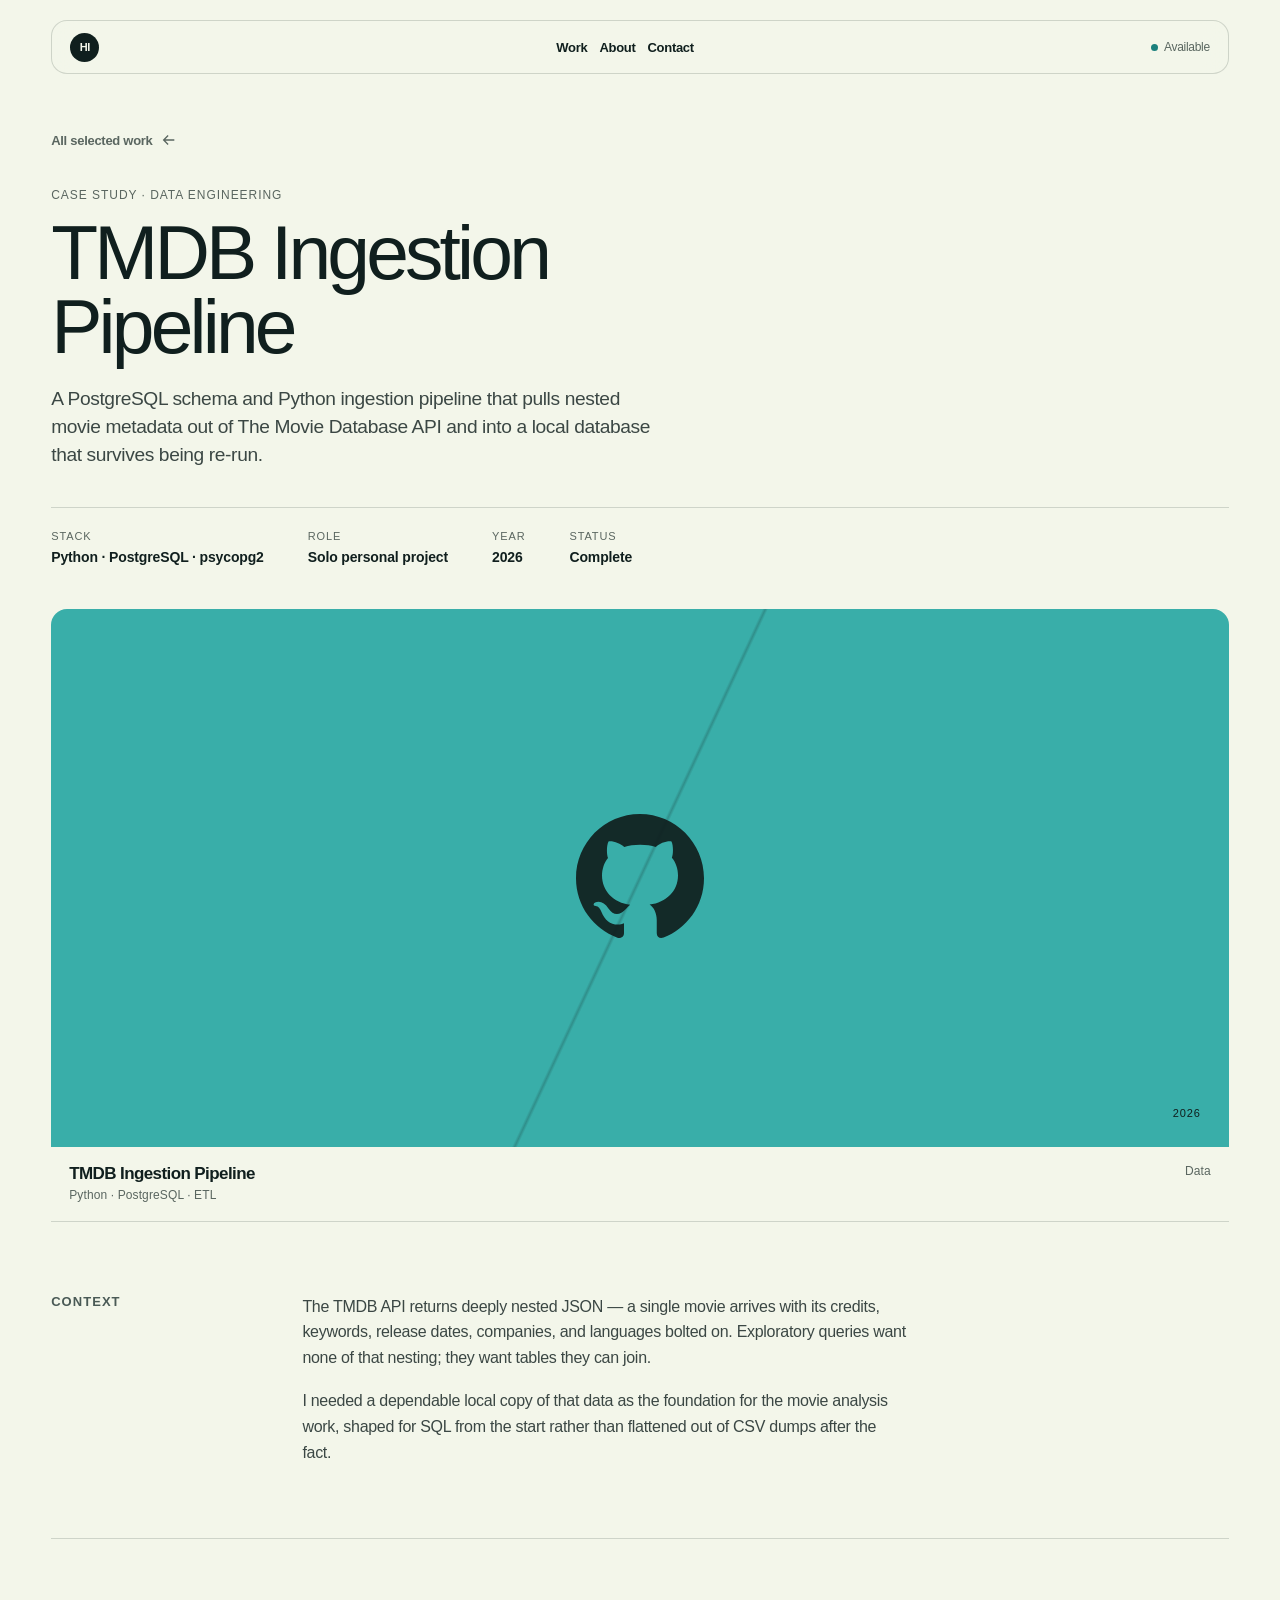
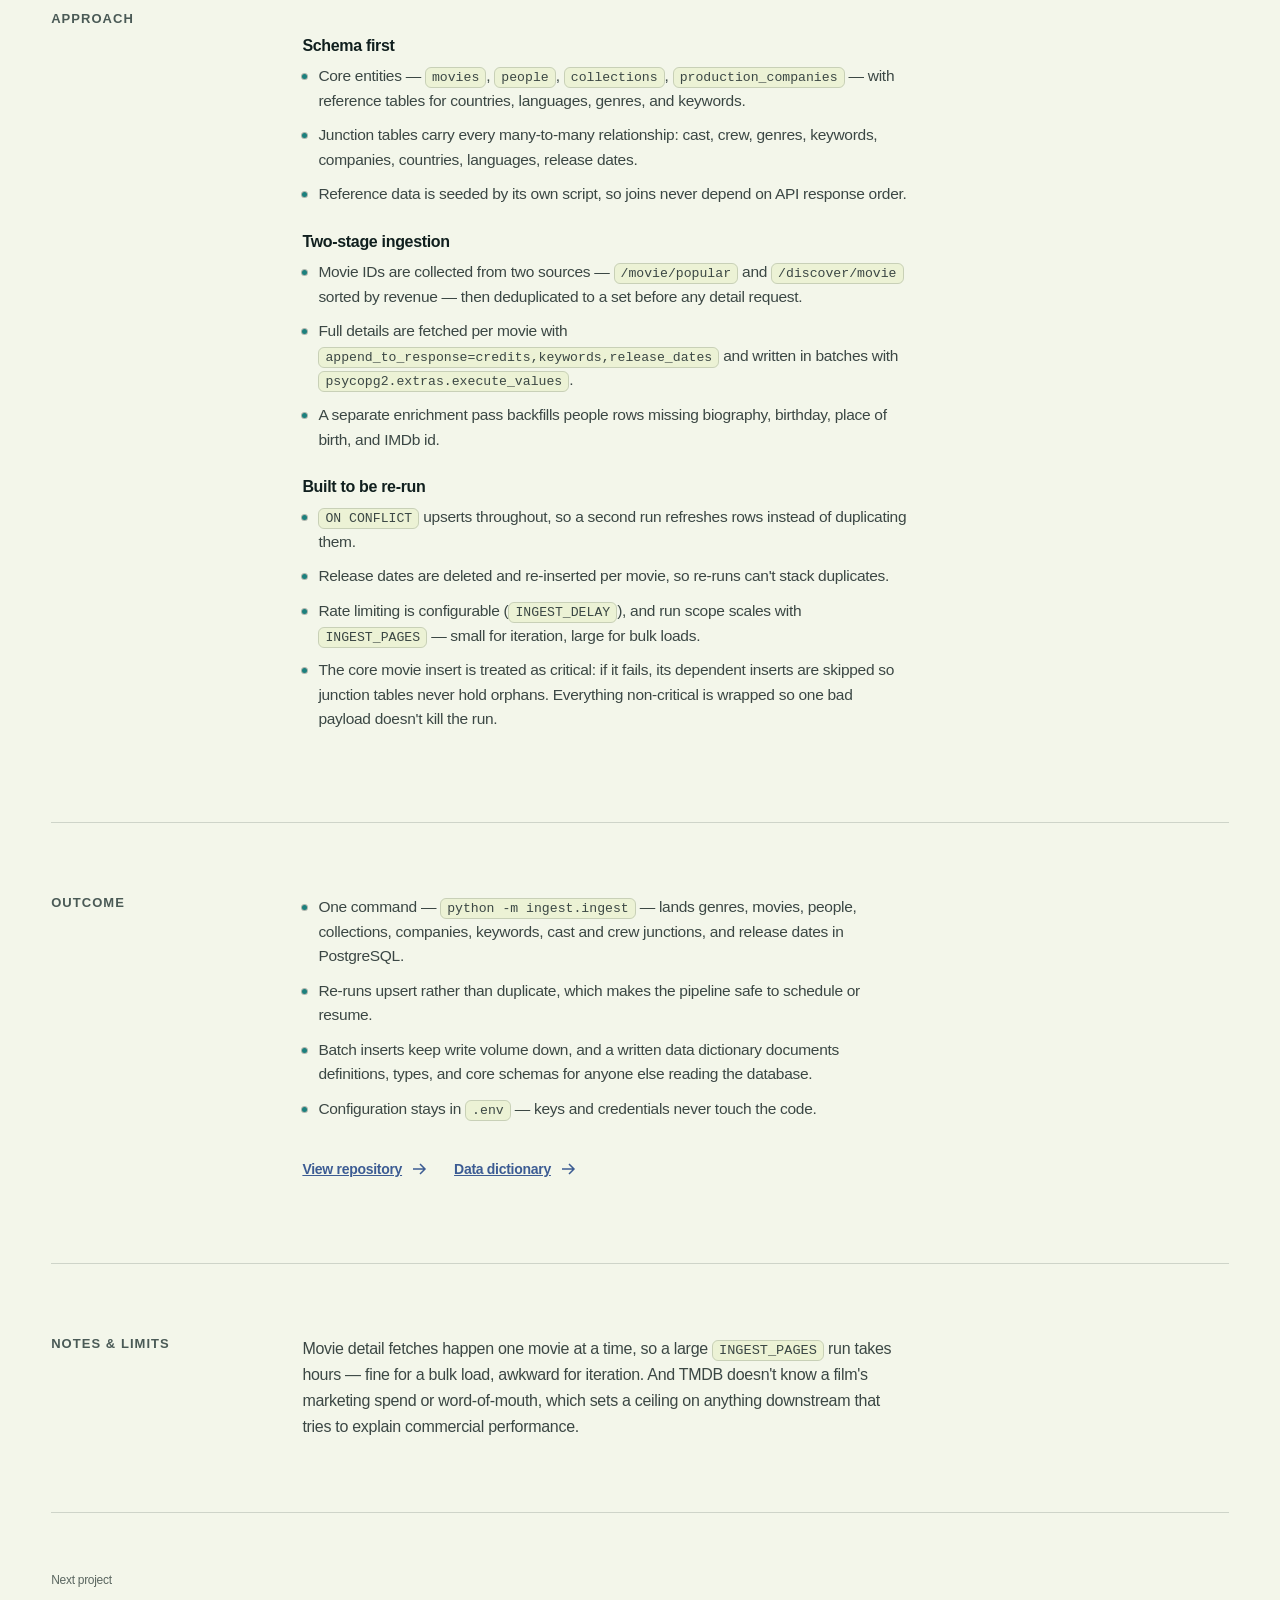
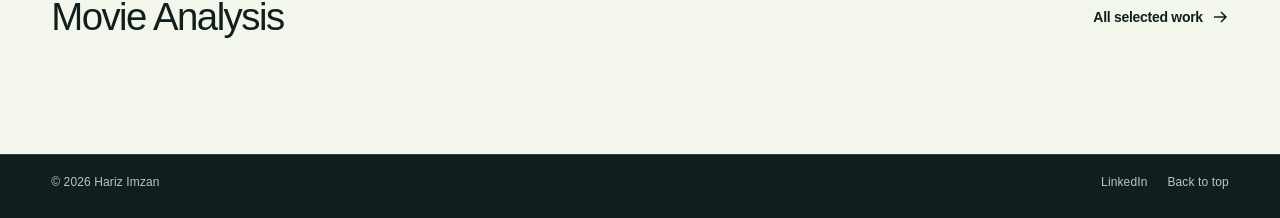
<file: work/tmdb-ingestion.html>
<!doctype html>
<html lang="en">
  <head>
    <meta charset="UTF-8" />
    <meta name="viewport" content="width=device-width, initial-scale=1.0" />
    <meta name="description" content="A PostgreSQL schema and Python pipeline that pulls TMDB movie metadata into a local, re-runnable, normalised database." />
    <meta name="theme-color" content="#f3f6ea" />
    <link rel="canonical" href="https://ihpwapp.github.io/work/tmdb-ingestion.html" />
    <title>TMDB Ingestion Pipeline — Hariz Imzan</title>
    <link rel="icon" href="data:image/svg+xml,<svg xmlns='http://www.w3.org/2000/svg' viewBox='0 0 64 64'><rect width='64' height='64' rx='14' fill='%23101f1e'/><text x='32' y='42' font-family='Helvetica,Arial,sans-serif' font-size='27' font-weight='700' fill='%23f3f6ea' text-anchor='middle'>HI</text></svg>" />

    <meta property="og:type" content="article" />
    <meta property="og:site_name" content="Hariz Imzan" />
    <meta property="og:title" content="TMDB Ingestion Pipeline" />
    <meta property="og:description" content="A PostgreSQL schema and Python pipeline that pulls TMDB movie metadata into a local, re-runnable, normalised database." />
    <meta property="og:url" content="https://ihpwapp.github.io/work/tmdb-ingestion.html" />
    <meta property="og:image" content="https://ihpwapp.github.io/images/og.jpg" />
    <meta property="og:image:width" content="1200" />
    <meta property="og:image:height" content="630" />
    <meta name="twitter:card" content="summary_large_image" />
    <meta name="twitter:title" content="TMDB Ingestion Pipeline" />
    <meta name="twitter:description" content="A PostgreSQL schema and Python pipeline that pulls TMDB movie metadata into a local, re-runnable, normalised database." />
    <meta name="twitter:image" content="https://ihpwapp.github.io/images/og.jpg" />

    <link rel="stylesheet" href="../styles.css" />
  </head>
  <body>
    <!-- DRAFT case study — copy sourced from the TMDB_database README; awaiting owner review. -->
    <a class="skip-link" href="#main">Skip to case study</a>
    <header class="site-header" id="top">
      <nav class="nav-shell" aria-label="Primary navigation">
        <a class="monogram" href="../" aria-label="Hariz Imzan, home">HI</a>
        <div class="nav-links">
          <a href="../#work">Work</a>
          <a href="../#about-me">About</a>
          <a href="../#contact">Contact</a>
        </div>
        <a class="nav-status" href="../#contact"><span></span> Available</a>
      </nav>
    </header>

    <main id="main">
      <div class="case-shell case-header">
        <a class="case-back" href="../#work">All selected work <svg aria-hidden="true" viewBox="0 0 18 18"><path d="M3 9h11M10 4l5 5-5 5" /></svg></a>
        <p class="case-kicker">Case study · Data engineering</p>
        <h1 class="case-title">TMDB Ingestion Pipeline</h1>
        <p class="case-lede">A PostgreSQL schema and Python ingestion pipeline that pulls nested movie metadata out of The Movie Database API and into a local database that survives being re-run.</p>
        <dl class="case-meta">
          <div><dt>Stack</dt><dd>Python · PostgreSQL · psycopg2</dd></div>
          <div><dt>Role</dt><dd>Solo personal project</dd></div>
          <div><dt>Year</dt><dd>2026</dd></div>
          <div><dt>Status</dt><dd>Complete</dd></div>
        </dl>
        <div class="case-hero-art" aria-hidden="true">
          <div class="project-art art-index" aria-hidden="true"><svg class="art-logo" viewBox="0 0 640 640" fill="currentColor" aria-hidden="true"><path d="M280.5 426.5C214.5 418.5 168 371 168 309.5C168 284.5 177 257.5 192 239.5C185.5 223 186.5 188 194 173.5C214 171 241 181.5 257 196C276 190 296 187 320.5 187C345 187 365 190 383 195.5C398.5 181.5 426 171 446 173.5C453 187 454 222 447.5 239C463.5 258 472 283.5 472 309.5C472 371 425.5 417.5 358.5 426C375.5 437 387 461 387 488.5L387 540.5C387 555.5 399.5 564 414.5 558C505 523.5 576 433 576 321C576 179.5 461 64 319.5 64C178 64 64 179.5 64 321C64 432 134.5 524 229.5 558.5C243 563.5 256 554.5 256 541L256 501C249 504 240 506 232 506C199 506 179.5 488 165.5 454.5C160 441 154 433 142.5 431.5C136.5 431 134.5 428.5 134.5 425.5C134.5 419.5 144.5 415 154.5 415C169 415 181.5 424 194.5 442.5C204.5 457 215 463.5 227.5 463.5C240 463.5 248 459 259.5 447.5C268 439 274.5 431.5 280.5 426.5z"/></svg><span><br /></span><i>2026</i></div>
            <div class="project-meta"><div><h3>TMDB Ingestion Pipeline</h3><p>Python · PostgreSQL · ETL</p></div><span>Data</span></div>
        </div>
      </div>

      <div class="case-shell">
        <section class="case-section" data-reveal>
          <h2>Context</h2>
          <div class="case-prose">
            <p>The TMDB API returns deeply nested JSON — a single movie arrives with its credits, keywords, release dates, companies, and languages bolted on. Exploratory queries want none of that nesting; they want tables they can join.</p>
            <p>I needed a dependable local copy of that data as the foundation for the movie analysis work, shaped for SQL from the start rather than flattened out of CSV dumps after the fact.</p>
          </div>
        </section>

        <section class="case-section" data-reveal>
          <h2>Approach</h2>
          <div class="case-prose">
            <h3>Schema first</h3>
            <ul>
              <li>Core entities — <code>movies</code>, <code>people</code>, <code>collections</code>, <code>production_companies</code> — with reference tables for countries, languages, genres, and keywords.</li>
              <li>Junction tables carry every many-to-many relationship: cast, crew, genres, keywords, companies, countries, languages, release dates.</li>
              <li>Reference data is seeded by its own script, so joins never depend on API response order.</li>
            </ul>

            <h3>Two-stage ingestion</h3>
            <ul>
              <li>Movie IDs are collected from two sources — <code>/movie/popular</code> and <code>/discover/movie</code> sorted by revenue — then deduplicated to a set before any detail request.</li>
              <li>Full details are fetched per movie with <code>append_to_response=credits,keywords,release_dates</code> and written in batches with <code>psycopg2.extras.execute_values</code>.</li>
              <li>A separate enrichment pass backfills people rows missing biography, birthday, place of birth, and IMDb id.</li>
            </ul>

            <h3>Built to be re-run</h3>
            <ul>
              <li><code>ON CONFLICT</code> upserts throughout, so a second run refreshes rows instead of duplicating them.</li>
              <li>Release dates are deleted and re-inserted per movie, so re-runs can't stack duplicates.</li>
              <li>Rate limiting is configurable (<code>INGEST_DELAY</code>), and run scope scales with <code>INGEST_PAGES</code> — small for iteration, large for bulk loads.</li>
              <li>The core movie insert is treated as critical: if it fails, its dependent inserts are skipped so junction tables never hold orphans. Everything non-critical is wrapped so one bad payload doesn't kill the run.</li>
            </ul>
          </div>
        </section>

        <section class="case-section" data-reveal>
          <h2>Outcome</h2>
          <div class="case-prose">
            <ul>
              <li>One command — <code>python -m ingest.ingest</code> — lands genres, movies, people, collections, companies, keywords, cast and crew junctions, and release dates in PostgreSQL.</li>
              <li>Re-runs upsert rather than duplicate, which makes the pipeline safe to schedule or resume.</li>
              <li>Batch inserts keep write volume down, and a written data dictionary documents definitions, types, and core schemas for anyone else reading the database.</li>
              <li>Configuration stays in <code>.env</code> — keys and credentials never touch the code.</li>
            </ul>
            <div class="case-links">
              <a class="text-link" href="https://github.com/ihpwapp/TMDB_database" target="_blank" rel="noreferrer">View repository <svg aria-hidden="true" viewBox="0 0 18 18"><path d="M3 9h11M10 4l5 5-5 5" /></svg></a>
              <a class="text-link" href="https://docs.google.com/document/d/1CV-DElvKOjLBfyKnuJ3P1iOLmUA4N8z4Qms3wYUiUXs/edit?usp=sharing" target="_blank" rel="noreferrer">Data dictionary <svg aria-hidden="true" viewBox="0 0 18 18"><path d="M3 9h11M10 4l5 5-5 5" /></svg></a>
            </div>
          </div>
        </section>

        <section class="case-section" data-reveal>
          <h2>Notes &amp; limits</h2>
          <div class="case-prose">
            <p>Movie detail fetches happen one movie at a time, so a large <code>INGEST_PAGES</code> run takes hours — fine for a bulk load, awkward for iteration. And TMDB doesn't know a film's marketing spend or word-of-mouth, which sets a ceiling on anything downstream that tries to explain commercial performance.</p>
          </div>
        </section>

        <div class="case-next">
          <a class="case-next-link" href="movie-analysis.html"><p>Next project</p><strong>Movie Analysis</strong></a>
          <a class="text-link" href="../#work">All selected work <svg aria-hidden="true" viewBox="0 0 18 18"><path d="M3 9h11M10 4l5 5-5 5" /></svg></a>
        </div>
      </div>
    </main>

    <footer>
      <span>© <span id="year"></span> Hariz Imzan</span>
      <div><a href="https://www.linkedin.com/in/hariz-imzan" target="_blank" rel="noreferrer">LinkedIn</a><a href="#top">Back to top</a></div>
    </footer>
    <script src="../script.js"></script>
  </body>
</html>
</file>
<file: styles.css>
:root { --pale:#e5efc1; --leaf:#a2d5ab; --signal:#39aea9; --signal-deep:#1b807d; --blue:#557bb3; --link:#3c5c93; --ink:#101f1e; --ink-soft:#16292b; --paper:#f3f6ea; --mist:#e2eedc; --body:#3b4744; --muted:#5a6660; --muted-deep:#4a5a56; --on-dark:#b7c9c0; --line:rgba(16,31,30,.16); --ease:cubic-bezier(.2,.8,.2,1); }
* { box-sizing:border-box; }
html { scroll-behavior:smooth; background:var(--paper); }
body { margin:0; color:var(--ink); font-family:"Avenir Next", Avenir, "Helvetica Neue", Arial, sans-serif; letter-spacing:-.018em; background:var(--paper); }
::selection { color:var(--ink); background:var(--signal); }
:focus-visible { outline:2px solid var(--blue); outline-offset:5px; }
.skip-link { position:fixed; z-index:10; left:1rem; top:-4rem; padding:.75rem 1rem; color:var(--ink); background:var(--signal); border-radius:8px; transition:top .2s; }.skip-link:focus{top:1rem}
a { color:inherit; text-decoration:none; }
.site-header { padding:20px clamp(20px,4vw,64px) 0; }
.nav-shell { max-width:1440px; margin:auto; min-height:54px; display:flex; align-items:center; justify-content:space-between; padding:0 18px; border:1px solid var(--line); border-radius:16px; background:rgba(243,246,234,.78); backdrop-filter:blur(12px); }
.monogram { display:grid; place-items:center; width:29px; height:29px; border-radius:50%; color:var(--paper); background:var(--ink); font-size:11px; font-weight:700; letter-spacing:-.06em; }.nav-links{display:flex;gap:28px;font-size:13px;font-weight:550}.nav-links a,.nav-status{transition:opacity .2s}.nav-links a:hover,.nav-status:hover{opacity:.52}.nav-status{font-size:12px;color:var(--muted)}.nav-status span{display:inline-block;width:7px;height:7px;margin-right:6px;border-radius:50%;background:var(--signal-deep)}
main { overflow:visible; }.hero{min-height:calc(100svh - 75px);max-width:1440px;margin:auto;padding:clamp(68px,10vw,150px) clamp(20px,4vw,64px) 56px;display:grid;grid-template-columns:1.05fr .95fr;align-items:center;gap:clamp(34px,7vw,112px)}
.availability,.about-label,.placeholder-note,.project-meta p,.project-meta>span,.section-heading p,footer,.contact-section>p{font-size:12px;letter-spacing:.01em;color:var(--muted)}.availability{margin:0 0 28px}.hero h1{max-width:720px;margin:0;font-size:clamp(3.2rem,7.1vw,6.2rem);font-weight:540;line-height:.94;letter-spacing:-.04em}.hero h1 em,.contact-section h2 em{font-family:Georgia,serif;font-weight:400;letter-spacing:-.04em}.hero-intro{max-width:390px;margin:30px 0 28px;font-size:18px;line-height:1.42;color:var(--body);letter-spacing:-.025em}.text-link{display:inline-flex;align-items:center;gap:8px;font-size:14px;font-weight:600}.text-link svg,.contact-email svg{width:18px;fill:none;stroke:currentColor;stroke-width:1.5;transition:transform .25s var(--ease)}.text-link:hover svg,.contact-email:hover svg{transform:translateX(4px)}
.hero-object-wrap{justify-self:end;width:min(100%,510px)}.hero-object{position:relative;display:block;isolation:isolate;aspect-ratio:1/1.08;width:100%;padding:0;border:none;background:transparent;cursor:pointer;box-shadow:0 24px 46px rgba(16,42,44,.14);transform:perspective(900px) rotateX(var(--rx,0deg)) rotateY(var(--ry,0deg));transition:transform .55s var(--ease);-webkit-tap-highlight-color:transparent}.hero-object:focus-visible{outline:2px solid var(--blue);outline-offset:6px}.flip-card-inner{position:relative;display:block;width:100%;height:100%;border-radius:18px;transform-style:preserve-3d;transition:transform .7s var(--ease)}.hero-object.is-flipped .flip-card-inner{transform:rotateY(180deg)}.flip-card-face{position:absolute;inset:0;display:flex;align-items:stretch;justify-content:stretch;backface-visibility:hidden;border-radius:18px;overflow:hidden}.flip-card-front{background:#d2e4da}.flip-card-back{padding:28px;background:linear-gradient(145deg, #0b1618, #1c2f33);transform:rotateY(180deg);color:var(--paper)}.hero-image{display:block;width:100%;height:100%;object-fit:cover;object-position:center}.object-caption{position:absolute;left:20px;right:20px;bottom:18px;display:flex;justify-content:space-between;font-size:12px;text-transform:uppercase;letter-spacing:.08em;color:var(--paper);text-shadow:0 1px 8px rgba(0,0,0,.35)}.contact-flip-copy{display:flex;align-items:center;justify-content:center;width:100%;height:100%;padding:14px 18px 16px}.contact-circle-cluster{display:grid;grid-template-columns:repeat(3, 120px);grid-template-rows:repeat(3, 120px);gap:18px;grid-template-areas:". top ." "left . right" ". bottom .";justify-content:center;align-items:center;margin:0 auto}.contact-circle-cluster a{display:grid;place-items:center;width:120px;height:120px;border-radius:50%;background:var(--paper);color:var(--ink);font-size:12px;font-weight:700;letter-spacing:.08em;text-decoration:none;text-transform:uppercase;box-shadow:inset 0 0 0 1px rgba(16,31,30,.14)}.contact-circle-cluster a:nth-child(1){grid-area:top}.contact-circle-cluster a:nth-child(2){grid-area:left}.contact-circle-cluster a:nth-child(3){grid-area:right}.contact-circle-cluster a:nth-child(4){grid-area:bottom}.contact-circle-cluster a:hover{transform:translateY(-1px);opacity:.9}.placeholder-note{margin:12px 4px 0;line-height:1.3}
.work-section{max-width:1440px;margin:auto;padding:120px clamp(20px,4vw,64px) 0;border-top:1px solid var(--line)}.section-heading .section-link{color:var(--link);text-decoration:underline}.section-heading{display:flex;align-items:flex-end;justify-content:space-between;margin-bottom:36px}.section-heading h2{margin:0;font-size:clamp(2.2rem,4vw,4rem);font-weight:540;letter-spacing:-.055em}.section-heading p{max-width:260px;margin:0;line-height:1.4}.work-grid{display:grid;grid-template-columns:1.08fr .92fr;gap:18px}.project{overflow:hidden;border-radius:16px;background:#e9eee1;border:1px solid var(--line);transition:box-shadow .5s var(--ease),border-color .5s var(--ease)}.project a{display:block}.project-art{position:relative;overflow:hidden;min-height:400px;transition:transform .6s var(--ease)}.project:hover .project-art,.project:has(a:focus-visible) .project-art{transform:scale(1.045)}.project-large{grid-row:span 2}.project-large .project-art{min-height:610px}.project-wide{grid-column:2}.project-wide .project-art{min-height:290px}.project-meta{display:flex;justify-content:space-between;align-items:flex-start;padding:17px 18px 19px}.project-meta h3{margin:0 0 4px;font-size:17px;font-weight:600;letter-spacing:-.035em;text-decoration:underline;text-decoration-color:transparent;text-decoration-thickness:1.5px;text-underline-offset:5px;transition:text-decoration-color .3s var(--ease)}.project:hover .project-meta h3,.project:has(a:focus-visible) .project-meta h3{text-decoration-color:currentColor}.project-meta p,.project-meta>span{margin:0}.art-signal{background:var(--ink-soft)}.art-signal i{position:absolute;inset:18% 18%;border:1px solid rgba(229,239,193,.55);border-radius:50%;box-shadow:0 0 0 54px rgba(162,213,171,.14),0 0 0 110px rgba(162,213,171,.1)}.art-signal b{position:absolute;width:18%;aspect-ratio:1;border-radius:50%;left:41%;top:41%;background:var(--signal)}.art-signal span{position:absolute;left:24px;bottom:20px;color:var(--paper);font-size:clamp(30px,4vw,56px);letter-spacing:-.07em}.art-index{display:flex;justify-content:space-between;align-items:flex-end;padding:28px;background:var(--signal);background-image:linear-gradient(115deg,transparent 49.8%,rgba(16,31,30,.22) 50%,transparent 50.2%)}.art-index span{font-size:clamp(48px,6vw,80px);line-height:.8;letter-spacing:-.09em}.art-index i{font-size:11px;font-style:normal;letter-spacing:.08em}.art-lumen{display:grid;place-items:center;background:#dee8f2}.art-lumen div{width:35%;aspect-ratio:1;border-radius:50%;background:var(--pale);box-shadow:-22px 18px 0 var(--leaf),0 0 0 48px rgba(255,255,255,.22)}.art-lumen span{position:absolute;right:23px;bottom:18px;font-size:12px;text-transform:uppercase;letter-spacing:.12em}
.about-section{max-width:1440px;margin:120px auto 0;padding:92px clamp(20px,4vw,64px);display:block;background:var(--mist)}.about-label{color:var(--muted-deep)}.about-copy{display:grid;grid-template-columns:1.3fr .7fr;gap:42px}.about-copy h2{margin:0;font-size:clamp(2.1rem,4.1vw,4.4rem);font-weight:530;line-height:.98;letter-spacing:-.06em}.about-copy p{margin:6px 0 24px;max-width:30ch;font-size:16px;line-height:1.46;color:var(--body)}
.about-me{max-width:1440px;margin:auto;padding:120px clamp(20px,4vw,64px) 108px;border-top:1px solid var(--line);background:var(--mist)}.about-me-heading{display:flex;align-items:flex-end;justify-content:space-between;gap:24px;margin-bottom:46px}.about-me-heading h2{margin:0;font-size:clamp(2.2rem,4vw,4rem);font-weight:540;letter-spacing:-.035em}.about-me-heading p{margin:0;font-size:12px;color:var(--muted)}
.about-me-bio{display:grid;grid-template-columns:1.3fr .7fr;gap:42px;margin-bottom:58px}.bio-lead{margin:0;max-width:24ch;font-size:clamp(1.5rem,2.4vw,2.1rem);font-weight:530;line-height:1.18;letter-spacing:-.035em}.about-me em{font-family:Georgia,serif;font-weight:400;letter-spacing:-.04em}.bio-body p{margin:0 0 18px;font-size:15px;line-height:1.52;color:var(--body)}.bio-body .text-link{margin-top:6px}
.stat-row{display:grid;grid-template-columns:repeat(4,1fr);gap:18px;margin:0 0 64px;padding:0;border-top:1px solid var(--line)}.stat{padding:24px 0 0}.stat dt,.stat dd{margin:0}.stat-value{display:block;font-size:clamp(2rem,3.3vw,3rem);font-weight:540;line-height:1;letter-spacing:-.055em;font-variant-numeric:tabular-nums}.stat-label{display:block;max-width:22ch;margin-top:11px;font-size:12px;line-height:1.35;color:var(--muted-deep)}
.about-me-grid{display:grid;grid-template-columns:repeat(3,1fr);gap:clamp(40px,4.4vw,60px) 42px;align-items:start}.about-block-wide{grid-column:1 / -1}@media (max-width:1040px){.about-me-grid{grid-template-columns:1fr 1fr;gap:clamp(38px,4.4vw,46px) 34px}.bio-lead{max-width:none}}.block-label{margin:0 0 22px;font-size:12px;font-weight:550;text-transform:uppercase;letter-spacing:.08em;color:var(--muted-deep)}.timeline{margin:0;padding:0;list-style:none;border-top:1px solid var(--line)}.timeline-item{padding:24px 0 26px;border-bottom:1px solid var(--line)}.timeline-meta{margin:0 0 9px;font-size:12px;letter-spacing:.04em;color:var(--muted)}.timeline-role{margin:0 0 3px;font-size:17px;font-weight:600;letter-spacing:-.035em}.timeline-org{margin:0 0 12px;font-size:13px;color:var(--muted)}.timeline-points{margin:0;padding:0;list-style:none}.timeline-points li{position:relative;max-width:54ch;padding-left:15px;font-size:14px;line-height:1.5;color:var(--body)}.timeline-points li+li{margin-top:8px}.timeline-points li::before{content:"";position:absolute;left:0;top:9px;width:5px;height:5px;border-radius:50%;background:var(--signal-deep);box-shadow:0 0 0 1px rgba(16,31,30,.3)}
.skill-group{margin:0 0 24px}.skill-group-title{margin:0 0 10px;font-size:12px;font-weight:550;letter-spacing:.01em;color:var(--muted-deep)}.skill-chips{display:flex;flex-wrap:wrap;gap:7px;margin:0;padding:0;list-style:none}.skill-chips li{padding:6px 11px;border:1px solid rgba(16,31,30,.18);border-radius:999px;background:rgba(229,239,193,.42);font-size:12px;letter-spacing:.01em}
.plain-list{margin:0;padding:0;list-style:none;border-top:1px solid var(--line)}.plain-list li{padding:15px 0;border-bottom:1px solid var(--line)}.plain-list-tight li{padding:11px 0}.plain-title{margin:0;font-size:14px;font-weight:600;line-height:1.35;letter-spacing:-.02em}.plain-meta{margin:6px 0 0;font-size:12px;line-height:1.35;color:var(--muted)}.plain-note{margin:7px 0 0;font-size:12px;line-height:1.4;color:var(--muted-deep)}
.contact-section{max-width:1440px;margin:auto;padding:clamp(100px,14vw,190px) clamp(20px,4vw,64px);background:var(--ink);color:var(--paper)}.contact-section>p{color:var(--on-dark);margin:0 0 25px}.contact-section h2{margin:0 0 36px;font-size:clamp(3.6rem,8vw,7.6rem);font-weight:520;line-height:.84;letter-spacing:-.075em}.contact-email{display:inline-flex;align-items:center;gap:12px;padding-bottom:6px;border-bottom:1px solid rgba(243,246,234,.6);font-size:clamp(17px,2vw,24px);letter-spacing:-.035em}
footer{max-width:1440px;margin:auto;padding:20px clamp(20px,4vw,64px) 32px;display:flex;justify-content:space-between;gap:20px;background:var(--ink);color:var(--on-dark);border-top:1px solid rgba(243,246,234,.14)}footer div{display:flex;gap:20px}footer a:hover{color:var(--paper)}
.hero{grid-template-columns:1.18fr .82fr}.hero h1{font-size:clamp(3.2rem,5.1vw,5rem);letter-spacing:-.035em}.section-heading h2,.about-copy h2,.contact-section h2{letter-spacing:-.035em}.art-signal b{box-shadow:none}.nav-links a,.nav-status,.text-link{min-height:44px;display:inline-flex;align-items:center}.nav-links{gap:12px}.placeholder-note{font-size:12px}
@media (max-width:760px){.site-header{padding:13px 13px 0}.nav-shell{padding:0 12px;border-radius:13px;min-height:49px}.nav-links{gap:14px;font-size:12px}.nav-status{display:none}.hero{min-height:auto;padding:86px 20px 82px;grid-template-columns:1fr;gap:50px}.hero h1{font-size:clamp(3.45rem,15vw,5.8rem)}.hero-intro{font-size:16px}.hero-object-wrap{justify-self:stretch;width:100%}.hero-object{aspect-ratio:1.12/1}.flip-card-back{padding:18px 14px}.contact-flip-copy{padding:10px 8px}.contact-circle-cluster{grid-template-columns:repeat(3, 64px);grid-template-rows:repeat(3, 64px);gap:10px}.contact-circle-cluster a{width:64px;height:64px;font-size:10px}.work-section{padding:83px 20px 0}.section-heading{display:block;margin-bottom:25px}.section-heading p{margin-top:12px}.work-grid{display:block}.project{margin-bottom:16px}.project-large .project-art,.project-art,.project-wide .project-art{min-height:320px}.project-large .project-art{min-height:410px}.about-section{margin-top:84px;padding:64px 20px;display:block}.about-label{margin-bottom:28px}.about-copy{display:block}.about-copy h2{font-size:2.7rem}.about-copy p{margin-top:30px}.contact-section{padding:110px 20px}.contact-section h2{font-size:4.2rem}footer{padding:18px 20px 28px;display:block;font-size:11px}footer div{margin-top:15px;gap:15px}.placeholder-note{font-size:11px}.about-me{padding:84px 20px 78px}.about-me-heading{display:block;margin-bottom:34px}.about-me-heading p{margin-top:14px}.about-me-bio{display:block;margin-bottom:44px}.bio-lead{max-width:none}.bio-body{margin-top:26px}.bio-body p{font-size:15px}.stat-row{grid-template-columns:1fr 1fr;gap:16px 18px;margin-bottom:48px}.stat{padding-top:20px}.stat-value{font-size:2.3rem}.stat-label{margin-top:9px}.about-me-grid{grid-template-columns:1fr;gap:44px}.about-block-wide{grid-column:auto}.timeline-points li{max-width:none}.skill-group{margin-bottom:22px}}
@media (prefers-reduced-motion:reduce){*,*::before,*::after{scroll-behavior:auto!important;transition-duration:.01ms!important;animation-duration:.01ms!important}}

/* motion & interaction states */
.site-header .nav-shell{transition:background .3s var(--ease),box-shadow .3s var(--ease)}
.site-header.is-scrolled .nav-shell{background:rgba(243,246,234,.94);box-shadow:0 10px 30px rgba(16,42,44,.08)}
.project a{transform:perspective(900px) rotateX(var(--rx,0deg)) rotateY(var(--ry,0deg)) translateY(var(--lift,0px));transition:transform .4s var(--ease)}
html.js-anim .work-grid .project{transition:opacity .8s var(--ease),transform .8s var(--ease),box-shadow .5s var(--ease),border-color .5s var(--ease)}
.project:hover,.project:has(a:focus-visible){--lift:-4px;box-shadow:0 24px 50px rgba(16,42,44,.16);border-color:rgba(16,31,30,.3)}
.project:has(a:focus-visible){outline:2px solid var(--blue);outline-offset:4px}
.project-cta{display:inline-flex;align-items:center;gap:9px}
.project-cta svg{width:36px;height:36px;padding:9px;border:1px solid var(--line);border-radius:50%;color:var(--ink);fill:none;stroke:currentColor;stroke-width:1.5;transition:transform .25s var(--ease),background .25s var(--ease),color .25s var(--ease),border-color .25s var(--ease)}
.project:hover .project-cta svg,.project:has(a:focus-visible) .project-cta svg{background:var(--ink);color:var(--paper);border-color:var(--ink);transform:translateX(2px)}
.contact-email{position:relative}
.contact-email::after{content:"";position:absolute;left:0;bottom:0;width:100%;height:1px;background:var(--paper);transform:scaleX(0);transform-origin:left center;transition:transform .5s var(--ease)}
.contact-email:hover::after,.contact-email:focus-visible::after{transform:scaleX(1)}
@media (prefers-reduced-motion:no-preference){
  html.js-anim .hero-copy>*{opacity:0;transform:translateY(16px)}
  html.js-anim .hero-object-wrap{opacity:0;transform:translateY(22px)}
  html.js-anim.is-loaded .hero-copy>*,html.js-anim.is-loaded .hero-object-wrap{opacity:1;transform:none}
  html.js-anim.is-loaded .hero-copy>*{transition:opacity .8s var(--ease),transform .8s var(--ease)}
  html.js-anim.is-loaded .hero-object-wrap{transition:opacity .9s var(--ease) .16s,transform .9s var(--ease) .16s}
  html.js-anim.is-loaded .availability{transition-delay:.04s}
  html.js-anim.is-loaded .hero h1{transition-delay:.1s}
  html.js-anim.is-loaded .hero-intro{transition-delay:.18s}
  html.js-anim.is-loaded .hero-link{transition-delay:.26s}
  html.js-anim [data-reveal]{opacity:0;transform:translateY(24px);transition:opacity .8s var(--ease),transform .8s var(--ease)}
  html.js-anim [data-reveal].is-visible{opacity:1;transform:none}
  html.js-anim .work-grid [data-reveal]:nth-child(2){transition-delay:.1s}
  html.js-anim .work-grid [data-reveal]:nth-child(3){transition-delay:.2s}
  html.js-anim .stat-row [data-reveal]:nth-child(2){transition-delay:.07s}
  html.js-anim .stat-row [data-reveal]:nth-child(3){transition-delay:.14s}
  html.js-anim .stat-row [data-reveal]:nth-child(4){transition-delay:.21s}
}

/* case study pages */
.case-shell{max-width:1440px;margin:auto;padding:0 clamp(20px,4vw,64px)}
.case-back{display:inline-flex;align-items:center;gap:8px;min-height:44px;font-size:13px;font-weight:600;color:var(--muted);transition:color .2s}.case-back:hover{color:var(--ink)}.case-back svg{width:16px;fill:none;stroke:currentColor;stroke-width:1.5;transform:rotate(180deg);transition:transform .25s var(--ease)}.case-back:hover svg{transform:rotate(180deg) translateX(4px)}
.case-header{padding-top:44px}
.case-kicker{margin:26px 0 0;font-size:12px;text-transform:uppercase;letter-spacing:.08em;color:var(--muted)}
.case-title{max-width:14ch;margin:14px 0 22px;font-size:clamp(2.6rem,6vw,5rem);font-weight:540;line-height:.96;letter-spacing:-.05em}
.case-lede{max-width:58ch;margin:0;font-size:clamp(1.05rem,1.5vw,1.3rem);line-height:1.45;color:var(--body);letter-spacing:-.02em}
.case-meta{display:flex;flex-wrap:wrap;gap:22px 44px;margin:38px 0 0;padding:22px 0 0;border-top:1px solid var(--line);list-style:none}
.case-meta dt{font-size:11px;text-transform:uppercase;letter-spacing:.08em;color:var(--muted)}
.case-meta dd{margin:7px 0 0;font-size:14px;font-weight:600;letter-spacing:-.01em}
.case-hero-art{margin-top:44px;border-radius:16px;overflow:hidden}
.case-hero-art .project-art{min-height:clamp(300px,42vw,540px)}
.case-section{display:grid;grid-template-columns:200px minmax(0,1fr);gap:clamp(20px,4vw,64px);padding:clamp(44px,6vw,72px) 0;border-top:1px solid var(--line)}
.case-section h2{margin:0;font-size:13px;font-weight:600;text-transform:uppercase;letter-spacing:.08em;color:var(--muted-deep)}
.case-prose{max-width:68ch}
.case-prose p{margin:0 0 17px;font-size:16px;line-height:1.62;color:var(--body)}
.case-prose p:last-child{margin-bottom:0}
.case-prose h3{margin:26px 0 9px;font-size:16px;font-weight:650;letter-spacing:-.02em;color:var(--ink)}
.case-prose ul{margin:0 0 18px;padding:0;list-style:none}
.case-prose li{position:relative;padding-left:16px;margin-bottom:10px;font-size:15.5px;line-height:1.58;color:var(--body)}
.case-prose li::before{content:"";position:absolute;left:0;top:10px;width:5px;height:5px;border-radius:50%;background:var(--signal-deep);box-shadow:0 0 0 1px rgba(16,31,30,.3)}
.case-prose a{color:var(--link);text-decoration:underline}
.case-links{display:flex;flex-wrap:wrap;gap:12px 26px;margin-top:26px}
.case-next{display:flex;flex-wrap:wrap;justify-content:space-between;align-items:flex-end;gap:24px;padding:clamp(40px,5vw,60px) 0 clamp(70px,9vw,120px);border-top:1px solid var(--line)}
.case-next p{margin:0;font-size:12px;color:var(--muted)}
.case-next strong{display:block;margin-top:8px;font-size:clamp(1.5rem,3.4vw,2.4rem);font-weight:540;letter-spacing:-.04em}
.case-next-link{display:block;color:inherit;transition:opacity .2s}.case-next-link:hover{opacity:.68}
@media (max-width:860px){.case-section{grid-template-columns:1fr;gap:14px}.case-title{max-width:none}}
.case-prose code{padding:2px 6px;border:1px solid var(--line);border-radius:6px;background:rgba(229,239,193,.5);font-family:ui-monospace,SFMono-Regular,Menlo,monospace;font-size:.85em;letter-spacing:0}
.case-prose strong{color:var(--ink);font-weight:650}
.art-logo{position:absolute;top:50%;left:50%;transform:translate(-50%,-50%);width:clamp(96px,18%,160px);height:auto;aspect-ratio:1;opacity:.92}
.art-signal .art-logo{color:var(--paper)}
.art-index .art-logo{color:var(--ink)}
.art-lumen .art-logo{color:var(--ink-soft)}
</file>
